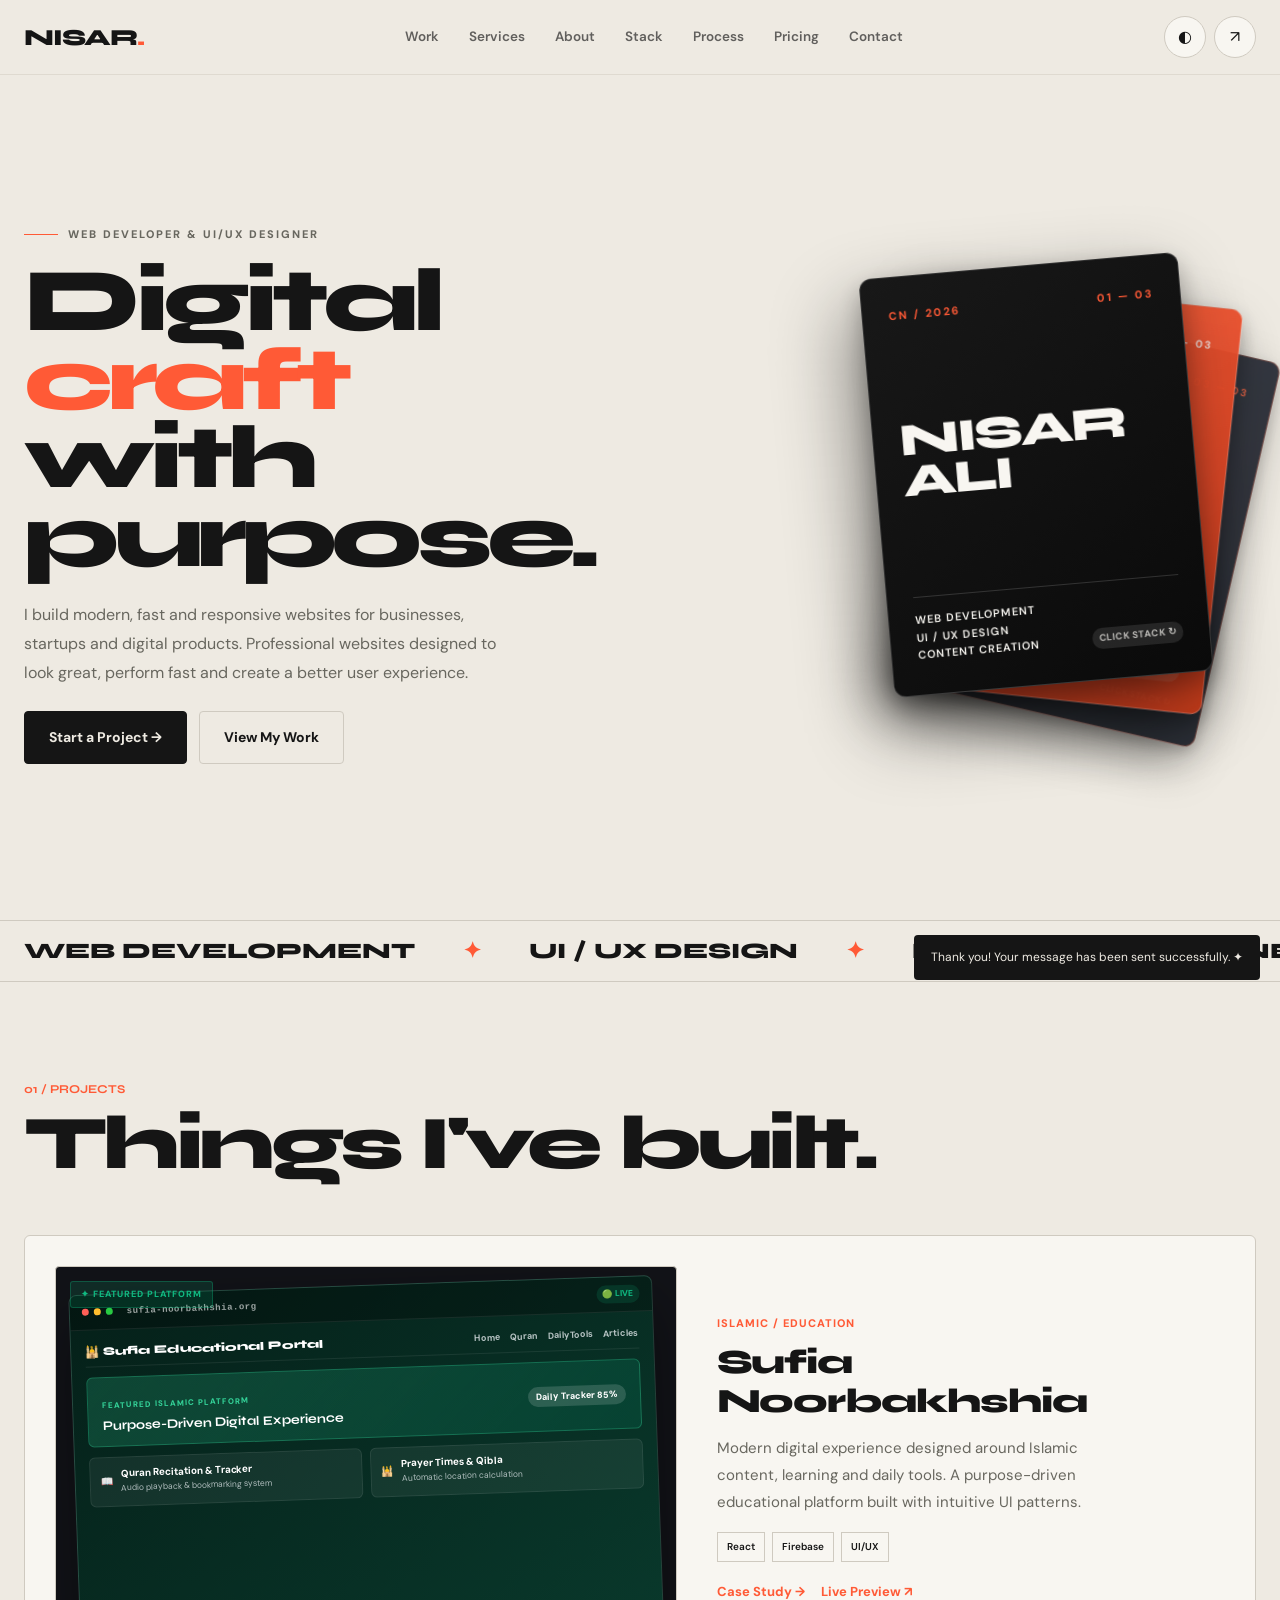
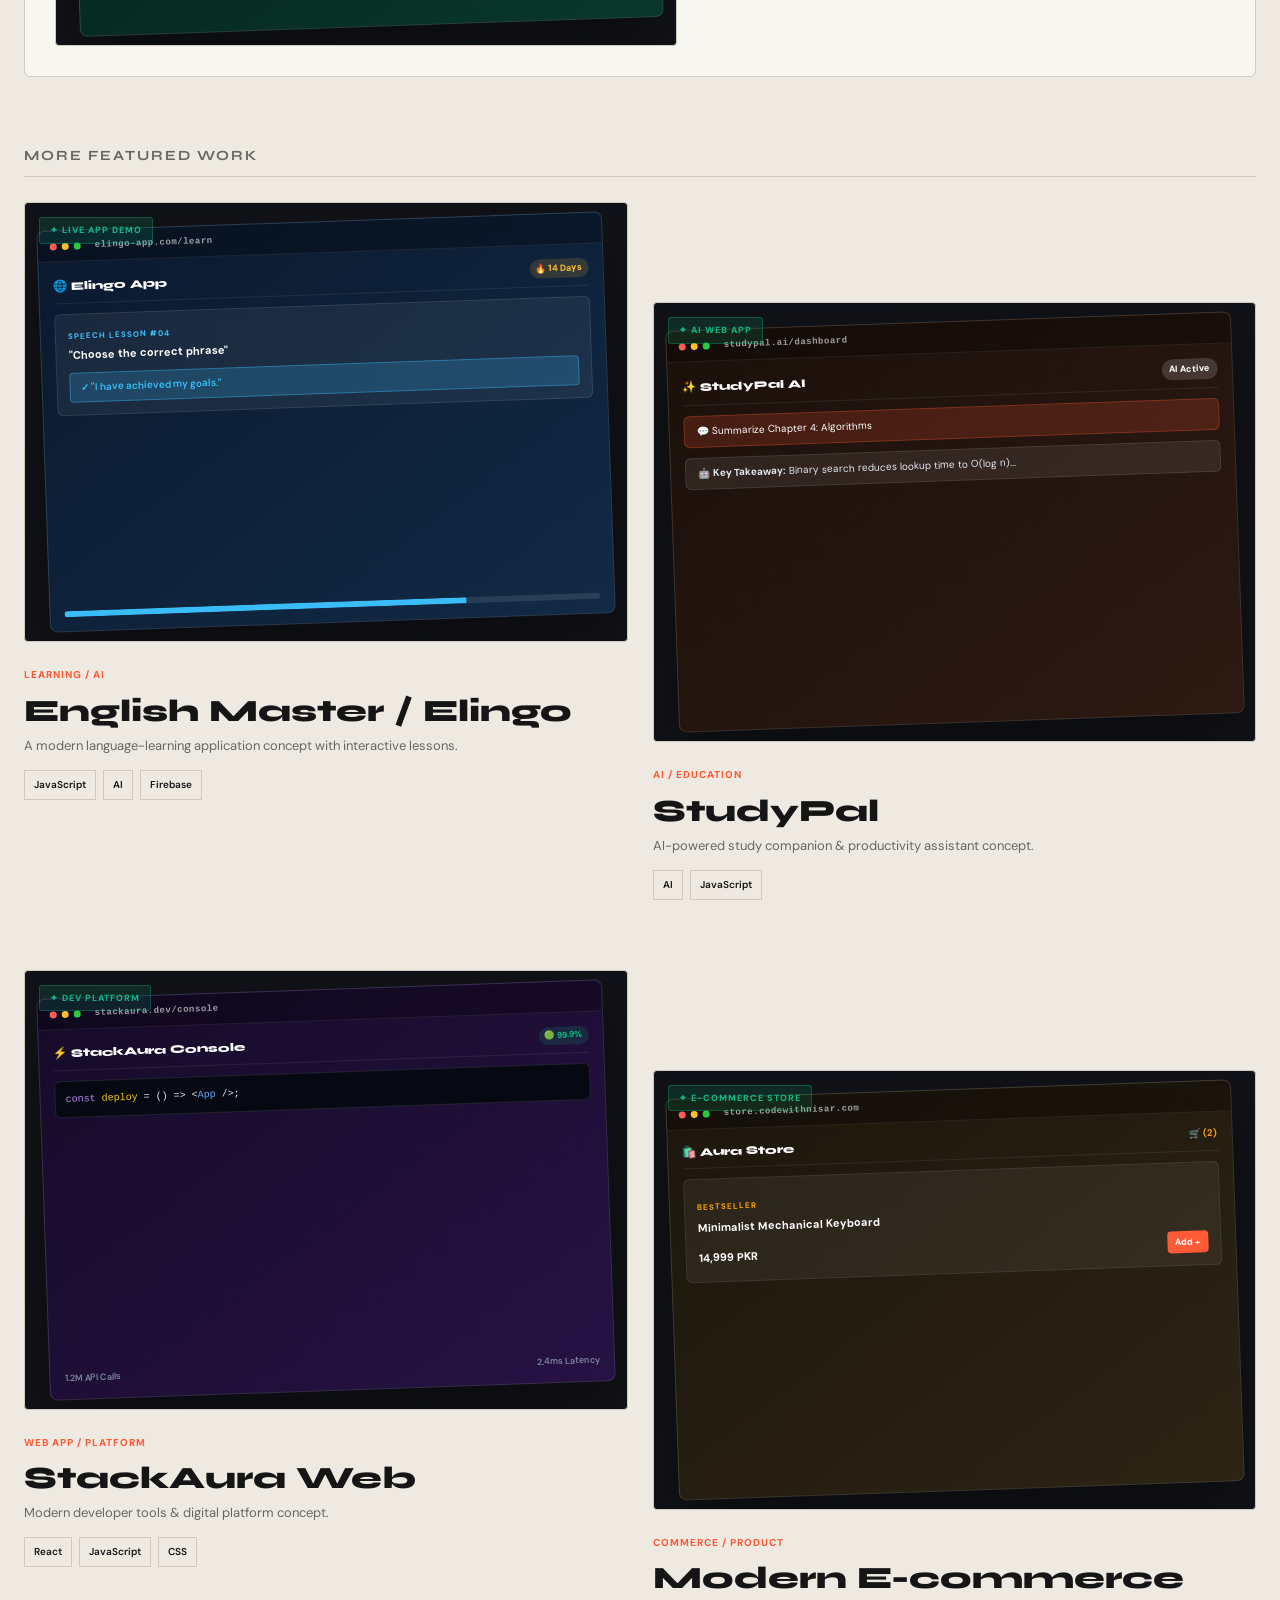
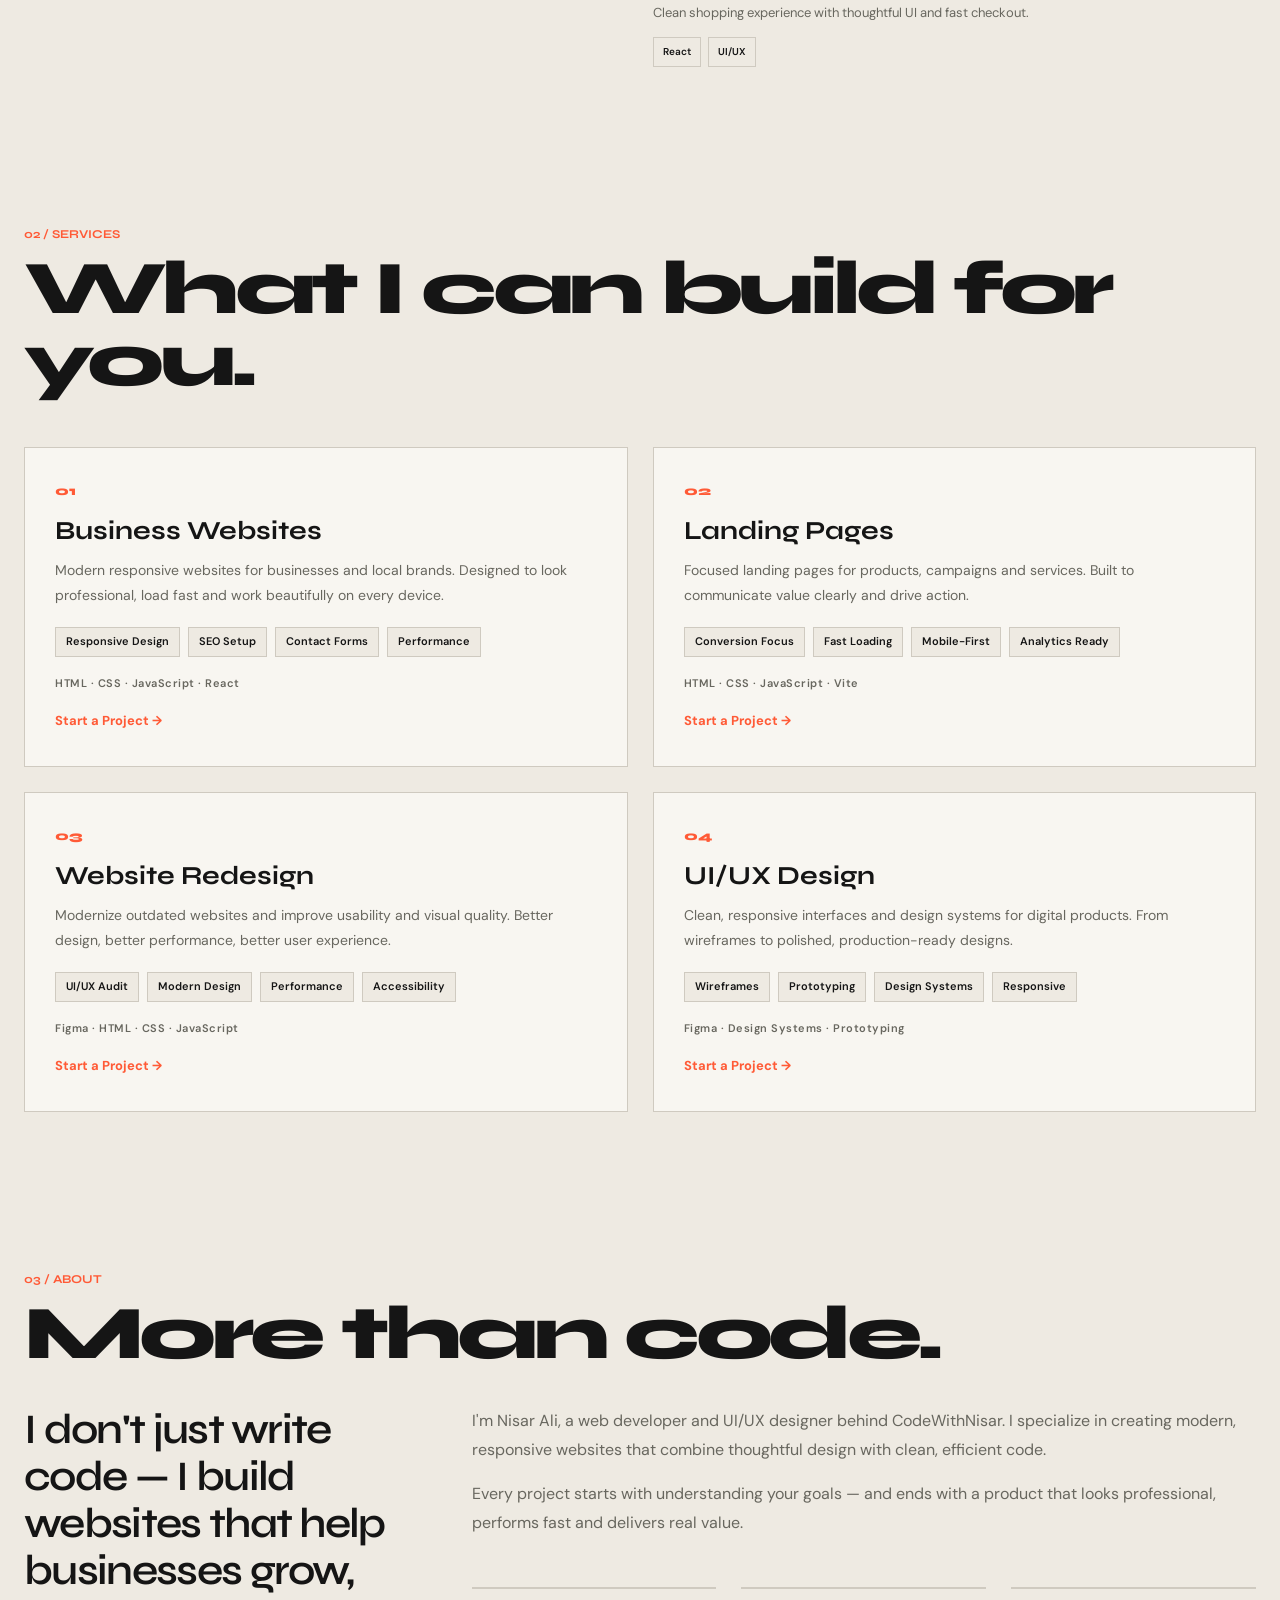
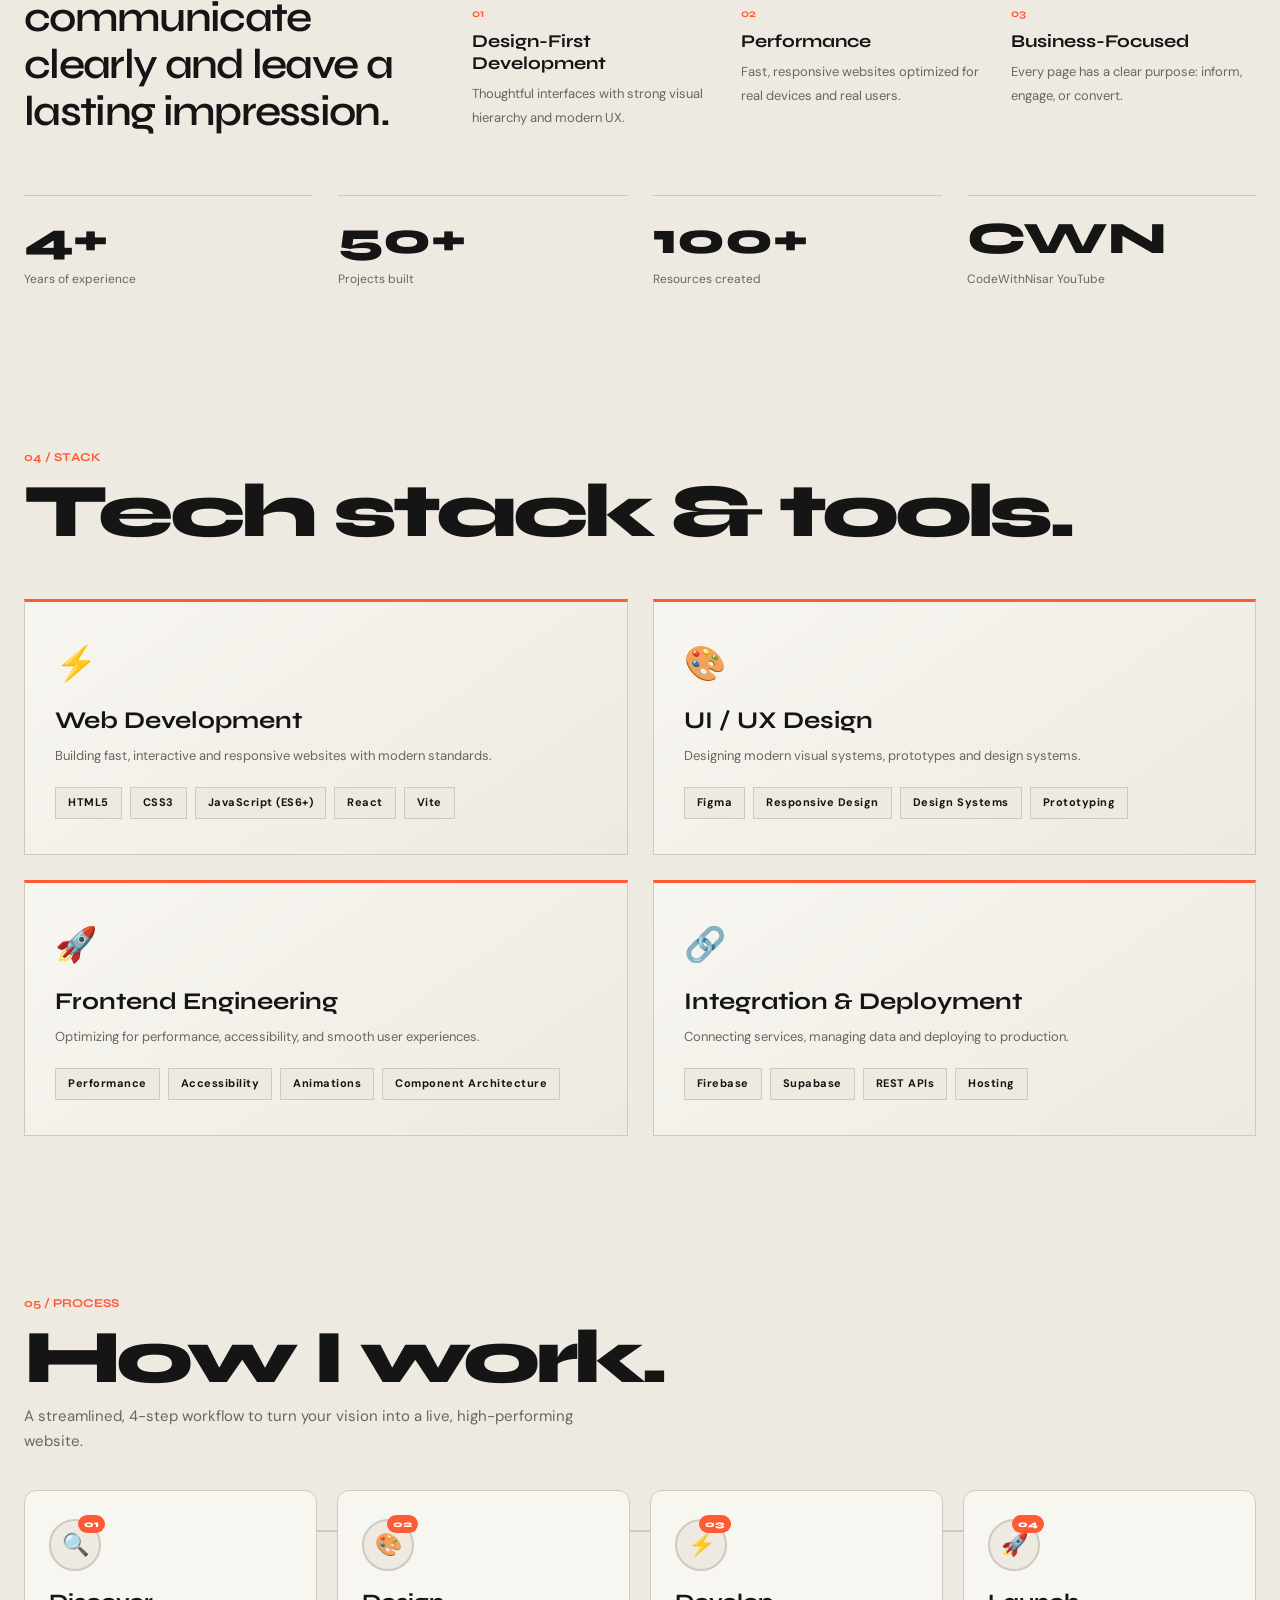
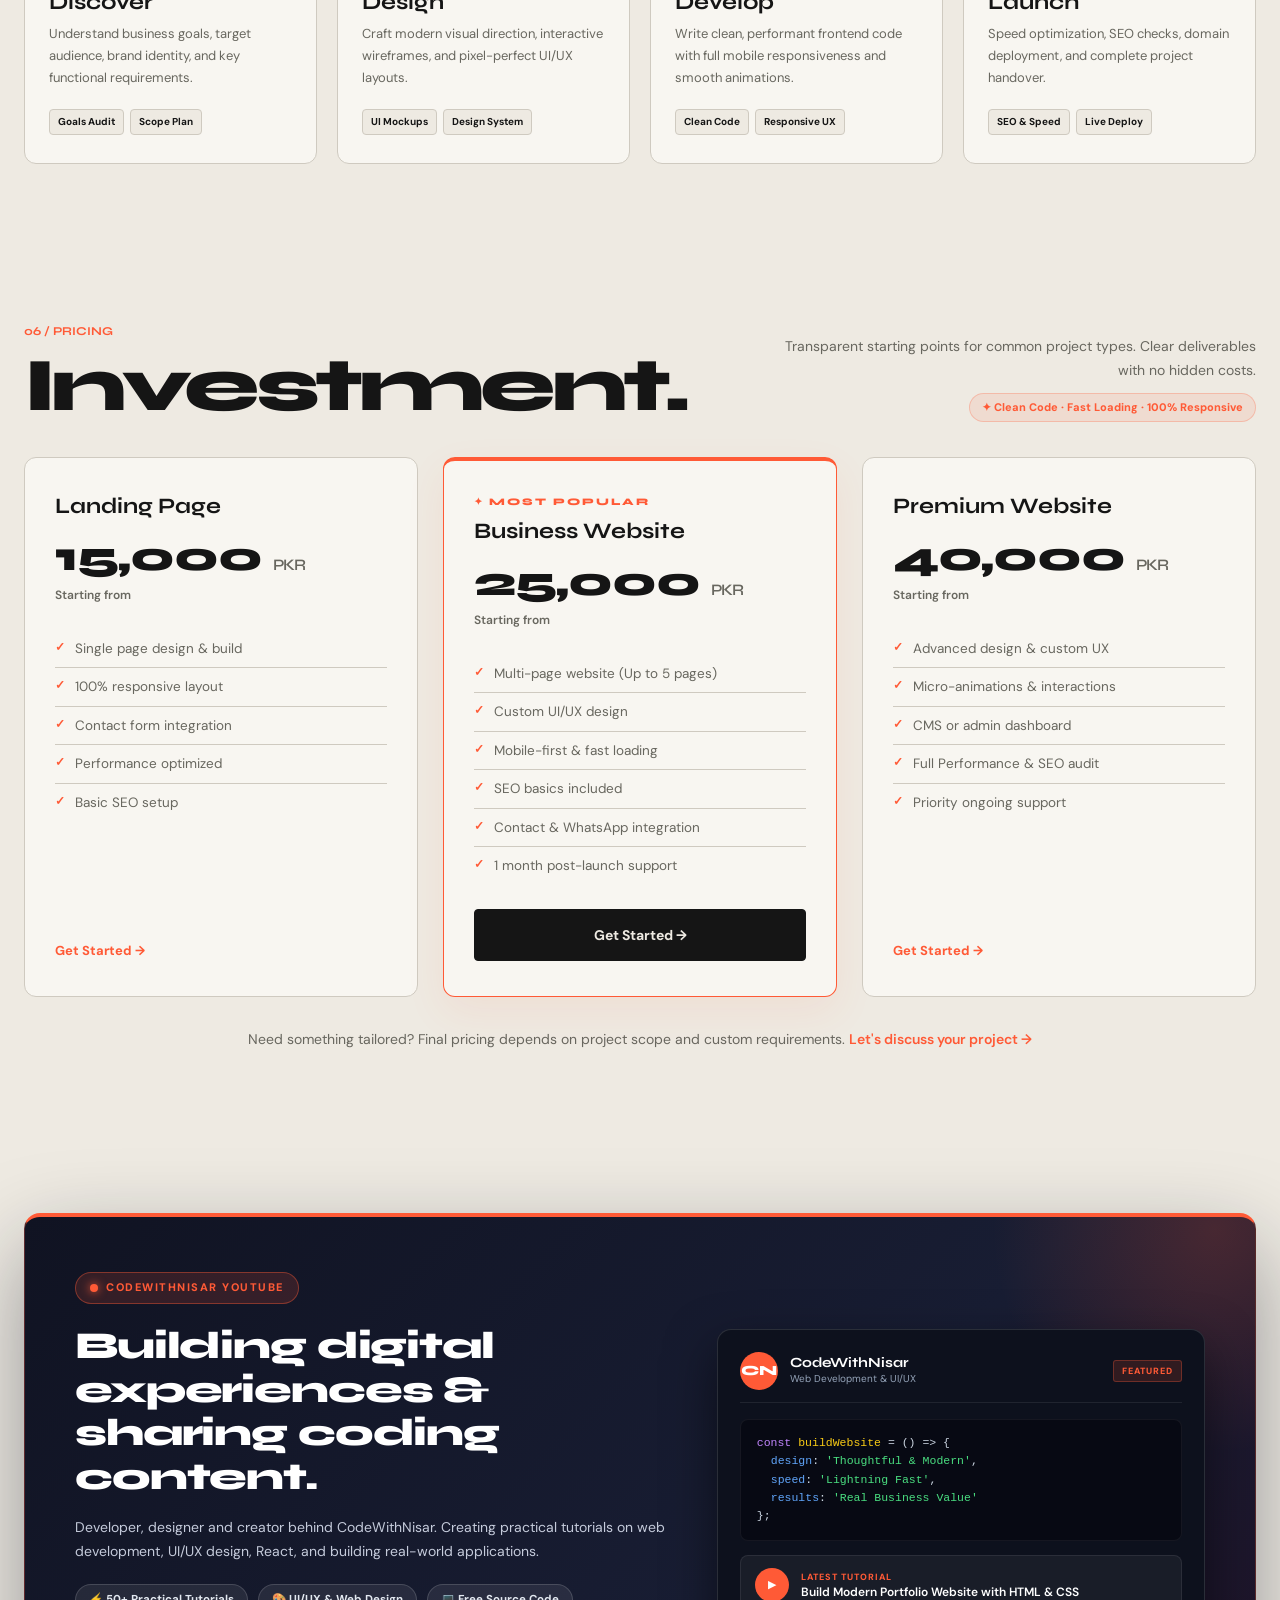
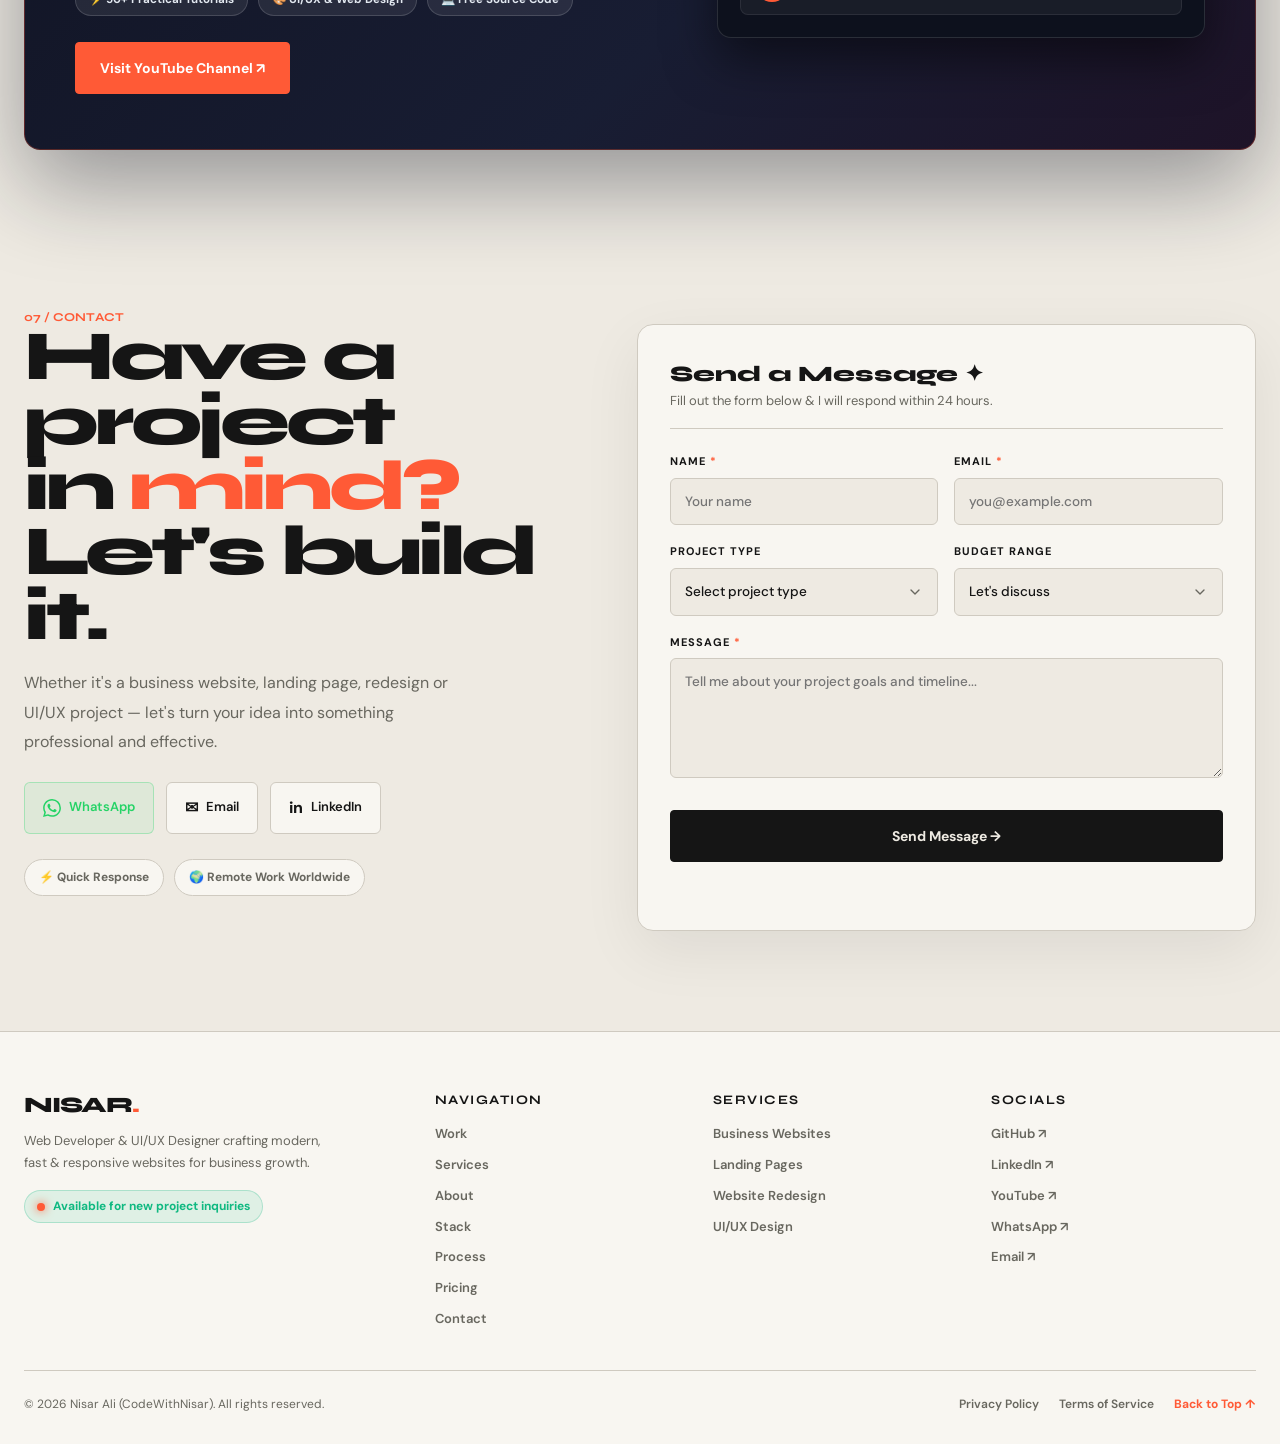
<file: index.html>
<!DOCTYPE html>
<html lang="en">
<head>
  <meta charset="UTF-8">
  <meta name="viewport" content="width=device-width, initial-scale=1.0">
  <meta name="description" content="Nisar Ali — Web Developer & UI/UX Designer. I build modern, fast and responsive websites for businesses, startups and digital products.">
  <meta name="keywords" content="Nisar Ali, Web Developer, Frontend Developer, UI/UX Designer, React Developer, Website Designer, Business Website Developer, CodeWithNisar">
  <meta name="author" content="Nisar Ali">
  <meta name="theme-color" content="#ff5a36">
  
  <title>Nisar Ali — Web Developer & UI/UX Designer | Modern Websites for Businesses</title>
  
  <!-- Canonical & Sitemap -->
  <link rel="canonical" href="https://codewithnisar.com/">
  <link rel="sitemap" type="application/xml" title="Sitemap" href="sitemap.xml">
  
  <!-- Open Graph / Social Media -->
  <meta property="og:type" content="website">
  <meta property="og:url" content="https://codewithnisar.com/">
  <meta property="og:title" content="Nisar Ali — Web Developer & UI/UX Designer">
  <meta property="og:description" content="I build modern, fast and responsive websites for businesses, startups and digital products. Professional websites designed to look great, perform fast and convert.">
  
  <!-- Twitter Card -->
  <meta name="twitter:card" content="summary_large_image">
  <meta name="twitter:title" content="Nisar Ali — Web Developer & UI/UX Designer">
  <meta name="twitter:description" content="I build modern, fast and responsive websites for businesses, startups and digital products. Professional websites designed to look great, perform fast and convert.">
  
  <!-- Web App Manifest & Favicon -->
  <link rel="icon" type="image/svg+xml" href="data:image/svg+xml,<svg xmlns='http://www.w3.org/2000/svg' viewBox='0 0 100 100'><rect width='100' height='100' rx='20' fill='%23ff5a36'/><text x='50%' y='55%' dominant-baseline='central' text-anchor='middle' fill='%23ffffff' font-family='sans-serif' font-weight='800' font-size='60'>N</text></svg>">
  <link rel="manifest" href="manifest.json">
  
  <!-- Stylesheets -->
  <link rel="stylesheet" href="assets/css/style.css">
  
  <!-- Structured Data / JSON-LD -->
  <script type="application/ld+json">
  {
    "@context": "https://schema.org",
    "@type": "ProfessionalService",
    "name": "Nisar Ali — Web Developer & UI/UX Designer",
    "url": "https://codewithnisar.com/",
    "description": "I build modern, fast and responsive websites for businesses, startups and digital products.",
    "founder": {
      "@type": "Person",
      "name": "Nisar Ali",
      "jobTitle": "Web Developer & UI/UX Designer"
    },
    "serviceType": ["Web Development", "UI/UX Design", "Landing Pages", "Website Redesign"],
    "areaServed": "Worldwide",
    "sameAs": [
      "https://github.com/",
      "https://linkedin.com/",
      "https://youtube.com/"
    ]
  }
  </script>
  
  <!-- JavaScript Modules -->
  <script src="assets/js/theme.js" defer></script>
  <script src="assets/js/modal.js" defer></script>
  <script src="assets/js/main.js" defer></script>
</head>
<body>
  <header>
    <div class="container nav">
      <a href="#home" class="logo" aria-label="Nisar Ali — Home">NISAR<i>.</i></a>
      <nav class="nav-center" aria-label="Main Navigation">
        <a href="#work" data-section="work">Work</a>
        <a href="#services" data-section="services">Services</a>
        <a href="#about" data-section="about">About</a>
        <a href="#stack" data-section="stack">Stack</a>
        <a href="#process" data-section="process">Process</a>
        <a href="#pricing" data-section="pricing">Pricing</a>
        <a href="#contact" data-section="contact">Contact</a>
      </nav>
      <div class="nav-right">
        <button class="circle-btn" id="theme" aria-label="Toggle Theme">◐</button>
        <button class="circle-btn nav-toggle" id="menu-toggle" aria-label="Toggle Navigation Menu">
          <span class="hamburger-box">
            <span class="hamburger-line line-1"></span>
            <span class="hamburger-line line-2"></span>
            <span class="hamburger-line line-3"></span>
          </span>
        </button>
        <a class="circle-btn" href="#contact" aria-label="Contact Section" style="display:grid;place-items:center">↗</a>
      </div>
    </div>

    <!-- Mobile Nav Drawer -->
    <div class="mobile-nav" id="mobile-nav" role="navigation" aria-label="Mobile Navigation">
      <a href="#work" class="mobile-link">Work</a>
      <a href="#services" class="mobile-link">Services</a>
      <a href="#about" class="mobile-link">About</a>
      <a href="#stack" class="mobile-link">Stack</a>
      <a href="#process" class="mobile-link">Process</a>
      <a href="#pricing" class="mobile-link">Pricing</a>
      <a href="#contact" class="mobile-link">Contact</a>
      <a href="https://wa.me/YOUR_PHONE_NUMBER" class="mobile-link whatsapp-link" target="_blank" rel="noopener noreferrer">
        <span>WhatsApp</span>
        <svg width="20" height="20" viewBox="0 0 24 24" fill="currentColor"><path d="M17.472 14.382c-.297-.149-1.758-.867-2.03-.967-.273-.099-.471-.148-.67.15-.197.297-.767.966-.94 1.164-.173.199-.347.223-.644.075-.297-.15-1.255-.463-2.39-1.475-.883-.788-1.48-1.761-1.653-2.059-.173-.297-.018-.458.13-.606.134-.133.298-.347.446-.52.149-.174.198-.298.298-.497.099-.198.05-.371-.025-.52-.075-.149-.669-1.612-.916-2.207-.242-.579-.487-.5-.669-.51-.173-.008-.371-.01-.57-.01-.198 0-.52.074-.792.372-.272.297-1.04 1.016-1.04 2.479 0 1.462 1.065 2.875 1.213 3.074.149.198 2.096 3.2 5.077 4.487.709.306 1.262.489 1.694.625.712.227 1.36.195 1.871.118.571-.085 1.758-.719 2.006-1.413.248-.694.248-1.289.173-1.413-.074-.124-.272-.198-.57-.347m-5.421 7.403h-.004a9.87 9.87 0 01-5.031-1.378l-.361-.214-3.741.982.998-3.648-.235-.374a9.86 9.86 0 01-1.51-5.26c.001-5.45 4.436-9.884 9.888-9.884 2.64 0 5.122 1.03 6.988 2.898a9.825 9.825 0 012.893 6.994c-.003 5.45-4.437 9.884-9.885 9.884m8.413-18.297A11.815 11.815 0 0012.05 0C5.495 0 .16 5.335.157 11.892c0 2.096.547 4.142 1.588 5.945L.057 24l6.305-1.654a11.882 11.882 0 005.683 1.448h.005c6.554 0 11.89-5.335 11.893-11.893a11.821 11.821 0 00-3.48-8.413z"/></svg>
      </a>
    </div>
  </header>

  <main>
    <!-- ============================
         HERO SECTION
         ============================ -->
    <section class="hero" id="home">
      <div class="container hero-grid">
        <div class="reveal">
          <div class="kicker">Web Developer & UI/UX Designer</div>
          <h1>Digital<br><em>craft</em> with<br>purpose.</h1>
          <p class="hero-copy">I build modern, fast and responsive websites for businesses, startups and digital products. Professional websites designed to look great, perform fast and create a better user experience.</p>
          <div class="actions">
            <a class="btn primary" href="#contact">Start a Project →</a>
            <a class="btn secondary" href="#work">View My Work</a>
            <a class="hero-whatsapp" href="https://wa.me/923350991548" target="_blank" rel="noopener noreferrer">
              <svg width="18" height="18" viewBox="0 0 24 24" fill="currentColor"><path d="M17.472 14.382c-.297-.149-1.758-.867-2.03-.967-.273-.099-.471-.148-.67.15-.197.297-.767.966-.94 1.164-.173.199-.347.223-.644.075-.297-.15-1.255-.463-2.39-1.475-.883-.788-1.48-1.761-1.653-2.059-.173-.297-.018-.458.13-.606.134-.133.298-.347.446-.52.149-.174.198-.298.298-.497.099-.198.05-.371-.025-.52-.075-.149-.669-1.612-.916-2.207-.242-.579-.487-.5-.669-.51-.173-.008-.371-.01-.57-.01-.198 0-.52.074-.792.372-.272.297-1.04 1.016-1.04 2.479 0 1.462 1.065 2.875 1.213 3.074.149.198 2.096 3.2 5.077 4.487.709.306 1.262.489 1.694.625.712.227 1.36.195 1.871.118.571-.085 1.758-.719 2.006-1.413.248-.694.248-1.289.173-1.413-.074-.124-.272-.198-.57-.347m-5.421 7.403h-.004a9.87 9.87 0 01-5.031-1.378l-.361-.214-3.741.982.998-3.648-.235-.374a9.86 9.86 0 01-1.51-5.26c.001-5.45 4.436-9.884 9.888-9.884 2.64 0 5.122 1.03 6.988 2.898a9.825 9.825 0 012.893 6.994c-.003 5.45-4.437 9.884-9.885 9.884m8.413-18.297A11.815 11.815 0 0012.05 0C5.495 0 .16 5.335.157 11.892c0 2.096.547 4.142 1.588 5.945L.057 24l6.305-1.654a11.882 11.882 0 005.683 1.448h.005c6.554 0 11.89-5.335 11.893-11.893a11.821 11.821 0 00-3.48-8.413z"/></svg>
              <span>Chat on WhatsApp</span>
            </a>
          </div>
        </div>
        <div class="hero-art reveal" id="hero-card-stack" role="region" aria-label="Interactive ID Cards Stack">
          <!-- Card 1: Identity & Name -->
          <div class="stack-card card-top" data-card="1" tabindex="0" role="button" aria-label="Card 1: Nisar Ali Identity - Click to shuffle">
            <div class="card-inner">
              <div class="art-top">
                <span>CN / 2026</span>
                <span>01 — 03</span>
              </div>
              <div class="art-name">NISAR<br>ALI</div>
              <div class="art-bottom">
                <p>WEB DEVELOPMENT<br>UI / UX DESIGN<br>CONTENT CREATION</p>
                <span class="click-hint">Click stack ↻</span>
              </div>
            </div>
          </div>

          <!-- Card 2: Tech Stack & Skills -->
          <div class="stack-card card-mid" data-card="2" tabindex="0" role="button" aria-label="Card 2: Skills & Tech Stack - Click to shuffle">
            <div class="card-inner">
              <div class="art-top">
                <span>SKILLS / STACK</span>
                <span>02 — 03</span>
              </div>
              <div class="art-title">CORE<br>STACK</div>
              <div class="art-tags-list">
                <span class="art-tag">REACT</span>
                <span class="art-tag">JAVASCRIPT</span>
                <span class="art-tag">FIGMA</span>
                <span class="art-tag">UI / UX</span>
                <span class="art-tag">PERFORMANCE</span>
                <span class="art-tag">CSS</span>
              </div>
              <div class="art-bottom">
                <p>BUILDING SCALABLE DIGITAL PRODUCTS</p>
                <span class="click-hint">Click stack ↻</span>
              </div>
            </div>
          </div>

          <!-- Card 3: Contact & Availability -->
          <div class="stack-card card-bot" data-card="3" tabindex="0" role="button" aria-label="Card 3: Contact & Work Availability - Click to shuffle">
            <div class="card-inner">
              <div class="art-top">
                <span>AVAILABILITY</span>
                <span>03 — 03</span>
              </div>
              <div class="art-title">LET'S<br>BUILD.</div>
              <div class="art-desc">
                <p class="highlight-text">🟢 AVAILABLE FOR NEW PROJECTS</p>
                <p class="sub-text">Turn your idea into a fast, modern website that converts.</p>
              </div>
              <div class="art-bottom">
                <a href="#contact" class="card-cta-btn">Start Project →</a>
                <span class="click-hint">Click stack ↻</span>
              </div>
            </div>
          </div>
        </div>
      </div>
    </section>

    <!-- Marquee Banner -->
    <div class="marquee" aria-hidden="true">
      <div class="marquee-track">
        <span>WEB DEVELOPMENT</span><span>✦</span>
        <span>UI / UX DESIGN</span><span>✦</span>
        <span>REACT</span><span>✦</span>
        <span>BUSINESS WEBSITES</span><span>✦</span>
        <span>LANDING PAGES</span><span>✦</span>
        <span>WEB DEVELOPMENT</span><span>✦</span>
        <span>UI / UX DESIGN</span><span>✦</span>
        <span>REACT</span><span>✦</span>
        <span>BUSINESS WEBSITES</span><span>✦</span>
        <span>LANDING PAGES</span><span>✦</span>
      </div>
    </div>

    <!-- ============================
         SELECTED WORK / PROJECTS (MOVED ABOVE THE FOLD)
         ============================ -->
    <section id="work">
      <div class="container reveal">
        <div class="section-num">01 / PROJECTS</div>
        <div class="title">Things I've built.</div>

        <!-- Featured Project -->
        <div class="featured-project" role="button" tabindex="0" aria-label="View case study for Sufia Noorbakhshia" data-project="sufia">
          <div class="featured-img">
            <div class="project-badge real-badge">✦ FEATURED PLATFORM</div>
            <div class="ui emerald-ui">
              <div class="mock-window-bar">
                <div class="mock-dots"><span></span><span></span><span></span></div>
                <div class="mock-url">sufia-noorbakhshia.org</div>
                <span class="mock-status-pill">🟢 LIVE</span>
              </div>
              <div class="mock-app-body">
                <div class="mock-app-header">
                  <div class="mock-app-brand">🕌 Sufia Educational Portal</div>
                  <div class="mock-app-nav"><span>Home</span><span>Quran</span><span>Daily Tools</span><span>Articles</span></div>
                </div>
                <div class="mock-hero-banner emerald-banner">
                  <div>
                    <small>FEATURED ISLAMIC PLATFORM</small>
                    <h4>Purpose-Driven Digital Experience</h4>
                  </div>
                  <div class="mock-pill-tag">Daily Tracker 85%</div>
                </div>
                <div class="mock-app-grid">
                  <div class="mock-widget-card">
                    <div class="widget-icon">📖</div>
                    <div>
                      <strong>Quran Recitation & Tracker</strong>
                      <small>Audio playback & bookmarking system</small>
                    </div>
                  </div>
                  <div class="mock-widget-card">
                    <div class="widget-icon">🕌</div>
                    <div>
                      <strong>Prayer Times & Qibla</strong>
                      <small>Automatic location calculation</small>
                    </div>
                  </div>
                </div>
              </div>
            </div>
          </div>
          <div class="featured-info">
            <small>Islamic / Education</small>
            <h3>Sufia Noorbakhshia</h3>
            <p class="featured-desc">Modern digital experience designed around Islamic content, learning and daily tools. A purpose-driven educational platform built with intuitive UI patterns.</p>
            <div class="tags"><span class="tag">React</span><span class="tag">Firebase</span><span class="tag">UI/UX</span></div>
            <div class="project-actions">
              <a class="btn-link" href="#" onclick="event.stopPropagation()">Case Study →</a>
              <a class="btn-link secondary-link" href="#" onclick="event.stopPropagation()">Live Preview ↗</a>
            </div>
          </div>
        </div>

        <!-- More Projects Grid -->
        <div class="projects-label">More Featured Work</div>
        <div class="work-grid">
          <div class="work" role="button" tabindex="0" aria-label="View case study for English Master / Elingo" data-project="elingo">
            <div class="work-img">
              <div class="project-badge real-badge">✦ LIVE APP DEMO</div>
              <div class="ui blue-ui">
                <div class="mock-window-bar">
                  <div class="mock-dots"><span></span><span></span><span></span></div>
                  <div class="mock-url">elingo-app.com/learn</div>
                </div>
                <div class="mock-app-body">
                  <div class="mock-app-header">
                    <div class="mock-app-brand">🌐 Elingo App</div>
                    <div class="mock-streak-badge">🔥 14 Days</div>
                  </div>
                  <div class="mock-quiz-box">
                    <small>SPEECH LESSON #04</small>
                    <strong>"Choose the correct phrase"</strong>
                    <div class="mock-opt correct">✓ "I have achieved my goals."</div>
                  </div>
                  <div class="mock-progress-wrap">
                    <div class="mock-progress-fill"></div>
                  </div>
                </div>
              </div>
            </div>
            <div class="work-info">
              <small>Learning / AI</small>
              <h3>English Master / Elingo</h3>
              <p>A modern language-learning application concept with interactive lessons.</p>
              <div class="tags"><span class="tag">JavaScript</span><span class="tag">AI</span><span class="tag">Firebase</span></div>
            </div>
          </div>

          <div class="work" role="button" tabindex="0" aria-label="View case study for StudyPal" data-project="studypal">
            <div class="work-img">
              <div class="project-badge real-badge">✦ AI WEB APP</div>
              <div class="ui orange-ui">
                <div class="mock-window-bar">
                  <div class="mock-dots"><span></span><span></span><span></span></div>
                  <div class="mock-url">studypal.ai/dashboard</div>
                </div>
                <div class="mock-app-body">
                  <div class="mock-app-header">
                    <div class="mock-app-brand">✨ StudyPal AI</div>
                    <div class="mock-pill-tag">AI Active</div>
                  </div>
                  <div class="mock-chat-bubble user">💬 Summarize Chapter 4: Algorithms</div>
                  <div class="mock-chat-bubble ai">🤖 <strong>Key Takeaway:</strong> Binary search reduces lookup time to O(log n)...</div>
                </div>
              </div>
            </div>
            <div class="work-info">
              <small>AI / Education</small>
              <h3>StudyPal</h3>
              <p>AI-powered study companion & productivity assistant concept.</p>
              <div class="tags"><span class="tag">AI</span><span class="tag">JavaScript</span></div>
            </div>
          </div>

          <div class="work" role="button" tabindex="0" aria-label="View case study for StackAura Web" data-project="stackaura">
            <div class="work-img">
              <div class="project-badge real-badge">✦ DEV PLATFORM</div>
              <div class="ui purple-ui">
                <div class="mock-window-bar">
                  <div class="mock-dots"><span></span><span></span><span></span></div>
                  <div class="mock-url">stackaura.dev/console</div>
                </div>
                <div class="mock-app-body">
                  <div class="mock-app-header">
                    <div class="mock-app-brand">⚡ StackAura Console</div>
                    <span class="mock-status-pill">🟢 99.9%</span>
                  </div>
                  <div class="mock-editor-box">
                    <span class="c-purple">const</span> <span class="c-yellow">deploy</span> = () =&gt; &lt;<span class="c-blue">App</span> /&gt;;
                  </div>
                  <div class="mock-metrics-row">
                    <span>1.2M API Calls</span>
                    <span>2.4ms Latency</span>
                  </div>
                </div>
              </div>
            </div>
            <div class="work-info">
              <small>Web App / Platform</small>
              <h3>StackAura Web</h3>
              <p>Modern developer tools & digital platform concept.</p>
              <div class="tags"><span class="tag">React</span><span class="tag">JavaScript</span><span class="tag">CSS</span></div>
            </div>
          </div>

          <div class="work" role="button" tabindex="0" aria-label="View case study for Modern E-commerce" data-project="ecommerce">
            <div class="work-img">
              <div class="project-badge real-badge">✦ E-COMMERCE STORE</div>
              <div class="ui amber-ui">
                <div class="mock-window-bar">
                  <div class="mock-dots"><span></span><span></span><span></span></div>
                  <div class="mock-url">store.codewithnisar.com</div>
                </div>
                <div class="mock-app-body">
                  <div class="mock-app-header">
                    <div class="mock-app-brand">🛍️ Aura Store</div>
                    <div class="mock-cart-badge">🛒 (2)</div>
                  </div>
                  <div class="mock-prod-box">
                    <small>BESTSELLER</small>
                    <strong>Minimalist Mechanical Keyboard</strong>
                    <div class="mock-prod-price">
                      <span>14,999 PKR</span>
                      <div class="mock-buy-btn">Add +</div>
                    </div>
                  </div>
                </div>
              </div>
            </div>
            <div class="work-info">
              <small>Commerce / Product</small>
              <h3>Modern E-commerce</h3>
              <p>Clean shopping experience with thoughtful UI and fast checkout.</p>
              <div class="tags"><span class="tag">React</span><span class="tag">UI/UX</span></div>
            </div>
          </div>
        </div>
      </div>
    </section>

    <!-- ============================
         SERVICES SECTION
         ============================ -->
    <section id="services">
      <div class="container reveal">
        <div class="section-num">02 / SERVICES</div>
        <div class="title">What I can build for you.</div>
        <div class="services-grid">
          <div class="service-card">
            <div class="service-num">01</div>
            <h3>Business Websites</h3>
            <p>Modern responsive websites for businesses and local brands. Designed to look professional, load fast and work beautifully on every device.</p>
            <div class="deliverables">
              <span>Responsive Design</span>
              <span>SEO Setup</span>
              <span>Contact Forms</span>
              <span>Performance</span>
            </div>
            <div class="service-tech">HTML · CSS · JavaScript · React</div>
            <a class="btn-link" href="#contact">Start a Project →</a>
          </div>

          <div class="service-card">
            <div class="service-num">02</div>
            <h3>Landing Pages</h3>
            <p>Focused landing pages for products, campaigns and services. Built to communicate value clearly and drive action.</p>
            <div class="deliverables">
              <span>Conversion Focus</span>
              <span>Fast Loading</span>
              <span>Mobile-First</span>
              <span>Analytics Ready</span>
            </div>
            <div class="service-tech">HTML · CSS · JavaScript · Vite</div>
            <a class="btn-link" href="#contact">Start a Project →</a>
          </div>

          <div class="service-card">
            <div class="service-num">03</div>
            <h3>Website Redesign</h3>
            <p>Modernize outdated websites and improve usability and visual quality. Better design, better performance, better user experience.</p>
            <div class="deliverables">
              <span>UI/UX Audit</span>
              <span>Modern Design</span>
              <span>Performance</span>
              <span>Accessibility</span>
            </div>
            <div class="service-tech">Figma · HTML · CSS · JavaScript</div>
            <a class="btn-link" href="#contact">Start a Project →</a>
          </div>

          <div class="service-card">
            <div class="service-num">04</div>
            <h3>UI/UX Design</h3>
            <p>Clean, responsive interfaces and design systems for digital products. From wireframes to polished, production-ready designs.</p>
            <div class="deliverables">
              <span>Wireframes</span>
              <span>Prototyping</span>
              <span>Design Systems</span>
              <span>Responsive</span>
            </div>
            <div class="service-tech">Figma · Design Systems · Prototyping</div>
            <a class="btn-link" href="#contact">Start a Project →</a>
          </div>
        </div>
      </div>
    </section>

    <!-- ============================
         ABOUT SECTION
         ============================ -->
    <section id="about">
      <div class="container reveal">
        <div class="section-num">03 / ABOUT</div>
        <div class="title">More than code.</div>
        <div class="intro-grid" style="margin-top:35px">
          <div class="big-copy">I don't just write code — I build websites that help businesses grow, communicate clearly and leave a lasting impression.</div>
          <div class="about-right">
            <div class="about-text">
              <p class="muted">I'm Nisar Ali, a web developer and UI/UX designer behind CodeWithNisar. I specialize in creating modern, responsive websites that combine thoughtful design with clean, efficient code.</p>
              <p class="muted" style="margin-top:14px">Every project starts with understanding your goals — and ends with a product that looks professional, performs fast and delivers real value.</p>
            </div>
            <div class="strengths-grid">
              <div class="strength">
                <div class="strength-num">01</div>
                <h3>Design-First Development</h3>
                <p class="muted">Thoughtful interfaces with strong visual hierarchy and modern UX.</p>
              </div>
              <div class="strength">
                <div class="strength-num">02</div>
                <h3>Performance</h3>
                <p class="muted">Fast, responsive websites optimized for real devices and real users.</p>
              </div>
              <div class="strength">
                <div class="strength-num">03</div>
                <h3>Business-Focused</h3>
                <p class="muted">Every page has a clear purpose: inform, engage, or convert.</p>
              </div>
            </div>
          </div>
        </div>
        <div class="stats-row">
          <div class="stat"><strong>4+</strong><span>Years of experience</span></div>
          <div class="stat"><strong>50+</strong><span>Projects built</span></div>
          <div class="stat"><strong>100+</strong><span>Resources created</span></div>
          <div class="stat"><strong>CWN</strong><span>CodeWithNisar YouTube</span></div>
        </div>
      </div>
    </section>

    <!-- ============================
         TECH STACK
         ============================ -->
    <section id="stack">
      <div class="container reveal">
        <div class="section-num">04 / STACK</div>
        <div class="title">Tech stack & tools.</div>
        <div class="skills-grid">
          <div class="skill-card">
            <div class="skill-icon">⚡</div>
            <h3>Web Development</h3>
            <p>Building fast, interactive and responsive websites with modern standards.</p>
            <div class="skill-tags">
              <span class="skill-badge">HTML5</span>
              <span class="skill-badge">CSS3</span>
              <span class="skill-badge">JavaScript (ES6+)</span>
              <span class="skill-badge">React</span>
              <span class="skill-badge">Vite</span>
            </div>
          </div>

          <div class="skill-card">
            <div class="skill-icon">🎨</div>
            <h3>UI / UX Design</h3>
            <p>Designing modern visual systems, prototypes and design systems.</p>
            <div class="skill-tags">
              <span class="skill-badge">Figma</span>
              <span class="skill-badge">Responsive Design</span>
              <span class="skill-badge">Design Systems</span>
              <span class="skill-badge">Prototyping</span>
            </div>
          </div>

          <div class="skill-card">
            <div class="skill-icon">🚀</div>
            <h3>Frontend Engineering</h3>
            <p>Optimizing for performance, accessibility, and smooth user experiences.</p>
            <div class="skill-tags">
              <span class="skill-badge">Performance</span>
              <span class="skill-badge">Accessibility</span>
              <span class="skill-badge">Animations</span>
              <span class="skill-badge">Component Architecture</span>
            </div>
          </div>

          <div class="skill-card">
            <div class="skill-icon">🔗</div>
            <h3>Integration & Deployment</h3>
            <p>Connecting services, managing data and deploying to production.</p>
            <div class="skill-tags">
              <span class="skill-badge">Firebase</span>
              <span class="skill-badge">Supabase</span>
              <span class="skill-badge">REST APIs</span>
              <span class="skill-badge">Hosting</span>
            </div>
          </div>
        </div>
      </div>
    </section>

    <!-- ============================
         PROCESS (REDESIGNED TIMELINE STEPPER)
         ============================ -->
    <section id="process">
      <div class="container reveal">
        <div class="section-num">05 / PROCESS</div>
        <div class="title">How I work.</div>
        <p class="section-lead">A streamlined, 4-step workflow to turn your vision into a live, high-performing website.</p>
        
        <div class="process-stepper-wrapper">
          <div class="process-track" aria-hidden="true"></div>
          <div class="process-steps">
            <div class="process-card">
              <div class="step-head">
                <div class="step-icon-badge">
                  <span class="icon">🔍</span>
                  <span class="num">01</span>
                </div>
              </div>
              <h3>Discover</h3>
              <p class="step-desc">Understand business goals, target audience, brand identity, and key functional requirements.</p>
              <div class="step-deliverables">
                <span>Goals Audit</span>
                <span>Scope Plan</span>
              </div>
            </div>

            <div class="process-card">
              <div class="step-head">
                <div class="step-icon-badge">
                  <span class="icon">🎨</span>
                  <span class="num">02</span>
                </div>
              </div>
              <h3>Design</h3>
              <p class="step-desc">Craft modern visual direction, interactive wireframes, and pixel-perfect UI/UX layouts.</p>
              <div class="step-deliverables">
                <span>UI Mockups</span>
                <span>Design System</span>
              </div>
            </div>

            <div class="process-card">
              <div class="step-head">
                <div class="step-icon-badge">
                  <span class="icon">⚡</span>
                  <span class="num">03</span>
                </div>
              </div>
              <h3>Develop</h3>
              <p class="step-desc">Write clean, performant frontend code with full mobile responsiveness and smooth animations.</p>
              <div class="step-deliverables">
                <span>Clean Code</span>
                <span>Responsive UX</span>
              </div>
            </div>

            <div class="process-card">
              <div class="step-head">
                <div class="step-icon-badge">
                  <span class="icon">🚀</span>
                  <span class="num">04</span>
                </div>
              </div>
              <h3>Launch</h3>
              <p class="step-desc">Speed optimization, SEO checks, domain deployment, and complete project handover.</p>
              <div class="step-deliverables">
                <span>SEO & Speed</span>
                <span>Live Deploy</span>
              </div>
            </div>
          </div>
        </div>
      </div>
    </section>

    <!-- ============================
         PRICING (REDESIGNED 2-COLUMN HEADER & LAYOUT)
         ============================ -->
    <section id="pricing">
      <div class="container reveal">
        <div class="pricing-header">
          <div>
            <div class="section-num">06 / PRICING</div>
            <div class="title">Investment.</div>
          </div>
          <div class="pricing-header-right">
            <p class="pricing-subtitle">Transparent starting points for common project types. Clear deliverables with no hidden costs.</p>
            <div class="pricing-meta-tag">✦ Clean Code · Fast Loading · 100% Responsive</div>
          </div>
        </div>

        <div class="pricing-grid">
          <div class="pricing-card">
            <div class="pricing-tier">Landing Page</div>
            <div class="pricing-amount">15,000 <span>PKR</span></div>
            <div class="pricing-starting">Starting from</div>
            <ul class="pricing-features">
              <li>Single page design & build</li>
              <li>100% responsive layout</li>
              <li>Contact form integration</li>
              <li>Performance optimized</li>
              <li>Basic SEO setup</li>
            </ul>
            <a class="btn-link" href="#contact">Get Started →</a>
          </div>

          <div class="pricing-card featured-pricing">
            <div class="pricing-popular">✦ Most Popular</div>
            <div class="pricing-tier">Business Website</div>
            <div class="pricing-amount">25,000 <span>PKR</span></div>
            <div class="pricing-starting">Starting from</div>
            <ul class="pricing-features">
              <li>Multi-page website (Up to 5 pages)</li>
              <li>Custom UI/UX design</li>
              <li>Mobile-first & fast loading</li>
              <li>SEO basics included</li>
              <li>Contact & WhatsApp integration</li>
              <li>1 month post-launch support</li>
            </ul>
            <a class="btn primary" style="justify-content:center;margin-top:auto" href="#contact">Get Started →</a>
          </div>

          <div class="pricing-card">
            <div class="pricing-tier">Premium Website</div>
            <div class="pricing-amount">40,000 <span>PKR</span></div>
            <div class="pricing-starting">Starting from</div>
            <ul class="pricing-features">
              <li>Advanced design & custom UX</li>
              <li>Micro-animations & interactions</li>
              <li>CMS or admin dashboard</li>
              <li>Full Performance & SEO audit</li>
              <li>Priority ongoing support</li>
            </ul>
            <a class="btn-link" href="#contact">Get Started →</a>
          </div>
        </div>
        <p class="pricing-note muted">Need something tailored? Final pricing depends on project scope and custom requirements. <a href="#contact">Let's discuss your project →</a></p>
      </div>
    </section>

    <!-- ============================
         TRUST / CREATOR BANNER (BALANCED 2-COLUMN LAYOUT)
         ============================ -->
    <section id="trust">
      <div class="container reveal">
        <div class="trust-banner">
          <div class="trust-content">
            <div class="creator-badge">
              <span class="pulse-dot"></span> CODEWITHNISAR YOUTUBE
            </div>
            <h2>Building digital experiences & sharing coding content.</h2>
            <p class="muted">Developer, designer and creator behind CodeWithNisar. Creating practical tutorials on web development, UI/UX design, React, and building real-world applications.</p>
            
            <div class="trust-highlights">
              <div class="trust-pill">⚡ 50+ Practical Tutorials</div>
              <div class="trust-pill">🎨 UI/UX & Web Design</div>
              <div class="trust-pill">💻 Free Source Code</div>
            </div>

            <a class="btn primary trust-btn" href="https://youtube.com/" target="_blank" rel="noopener noreferrer">Visit YouTube Channel ↗</a>
          </div>

          <div class="trust-visual" aria-hidden="true">
            <div class="trust-card-mockup">
              <div class="trust-card-header">
                <div class="yt-profile">
                  <div class="yt-avatar">CN</div>
                  <div>
                    <div class="yt-name">CodeWithNisar</div>
                    <div class="yt-sub">Web Development & UI/UX</div>
                  </div>
                </div>
                <span class="yt-badge">FEATURED</span>
              </div>
              <div class="trust-card-body">
                <div class="code-snippet-box">
                  <div class="code-line"><span class="c-purple">const</span> <span class="c-yellow">buildWebsite</span> = () =&gt; {</div>
                  <div class="code-line indent"><span class="c-blue">design</span>: <span class="c-green">'Thoughtful & Modern'</span>,</div>
                  <div class="code-line indent"><span class="c-blue">speed</span>: <span class="c-green">'Lightning Fast'</span>,</div>
                  <div class="code-line indent"><span class="c-blue">results</span>: <span class="c-green">'Real Business Value'</span></div>
                  <div class="code-line">};</div>
                </div>
                <div class="yt-video-card">
                  <div class="play-btn">▶</div>
                  <div class="video-meta">
                    <small>LATEST TUTORIAL</small>
                    <strong>Build Modern Portfolio Website with HTML & CSS</strong>
                  </div>
                </div>
              </div>
            </div>
          </div>
        </div>
      </div>
    </section>

    <!-- ============================
         CONTACT / CONVERSION (FORM WRAPPED IN CARD)
         ============================ -->
    <section id="contact">
      <div class="container reveal">
        <div class="section-num">07 / CONTACT</div>
        <div class="contact-box">
          <div class="contact-left">
            <h2>Have a project<br>in <span>mind?</span><br>Let's build it.</h2>
            <p class="muted" style="max-width:430px;margin-top:20px">Whether it's a business website, landing page, redesign or UI/UX project — let's turn your idea into something professional and effective.</p>
            
            <div class="contact-methods">
              <a href="https://wa.me/923350991548" class="contact-method whatsapp" target="_blank" rel="noopener noreferrer">
                <svg width="18" height="18" viewBox="0 0 24 24" fill="currentColor"><path d="M17.472 14.382c-.297-.149-1.758-.867-2.03-.967-.273-.099-.471-.148-.67.15-.197.297-.767.966-.94 1.164-.173.199-.347.223-.644.075-.297-.15-1.255-.463-2.39-1.475-.883-.788-1.48-1.761-1.653-2.059-.173-.297-.018-.458.13-.606.134-.133.298-.347.446-.52.149-.174.198-.298.298-.497.099-.198.05-.371-.025-.52-.075-.149-.669-1.612-.916-2.207-.242-.579-.487-.5-.669-.51-.173-.008-.371-.01-.57-.01-.198 0-.52.074-.792.372-.272.297-1.04 1.016-1.04 2.479 0 1.462 1.065 2.875 1.213 3.074.149.198 2.096 3.2 5.077 4.487.709.306 1.262.489 1.694.625.712.227 1.36.195 1.871.118.571-.085 1.758-.719 2.006-1.413.248-.694.248-1.289.173-1.413-.074-.124-.272-.198-.57-.347m-5.421 7.403h-.004a9.87 9.87 0 01-5.031-1.378l-.361-.214-3.741.982.998-3.648-.235-.374a9.86 9.86 0 01-1.51-5.26c.001-5.45 4.436-9.884 9.888-9.884 2.64 0 5.122 1.03 6.988 2.898a9.825 9.825 0 012.893 6.994c-.003 5.45-4.437 9.884-9.885 9.884m8.413-18.297A11.815 11.815 0 0012.05 0C5.495 0 .16 5.335.157 11.892c0 2.096.547 4.142 1.588 5.945L.057 24l6.305-1.654a11.882 11.882 0 005.683 1.448h.005c6.554 0 11.89-5.335 11.893-11.893a11.821 11.821 0 00-3.48-8.413z"/></svg>
                <span>WhatsApp</span>
              </a>
              <a href="mailto:nissarralee11255@gmail.com" class="contact-method">
                <span class="contact-icon">✉</span>
                <span>Email</span>
              </a>
              <a href="https://linkedin.com/" class="contact-method" target="_blank" rel="noopener noreferrer">
                <span class="contact-icon">in</span>
                <span>LinkedIn</span>
              </a>
            </div>

            <div class="contact-info-tags">
              <div class="info-tag">⚡ Quick Response</div>
              <div class="info-tag">🌍 Remote Work Worldwide</div>
            </div>
          </div>

          <!-- Wrapped Form Card -->
          <div class="contact-form-card">
            <div class="form-card-head">
              <h3>Send a Message ✦</h3>
              <p>Fill out the form below & I will respond within 24 hours.</p>
            </div>
            <form class="form" id="form" action="https://formsubmit.co/nissarralee11255@gmail.com" method="POST" novalidate>
              <input type="hidden" name="_subject" value="✦ New Portfolio Inquiry!">
              <input type="hidden" name="_captcha" value="false">
              <input type="hidden" name="_template" value="table">
              <div class="form-row">
                <div class="field">
                  <label for="name">Name <span class="req">*</span></label>
                  <input id="name" name="name" required placeholder="Your name" autocomplete="name">
                </div>
                <div class="field">
                  <label for="email">Email <span class="req">*</span></label>
                  <input id="email" name="email" required type="email" placeholder="you@example.com" autocomplete="email">
                </div>
              </div>

              <div class="form-row">
                <div class="field">
                  <label for="project-type">Project type</label>
                  <select id="project-type" name="projectType">
                    <option value="">Select project type</option>
                    <option>Business Website</option>
                    <option>Landing Page</option>
                    <option>Website Redesign</option>
                    <option>UI/UX Design</option>
                    <option>Other</option>
                  </select>
                </div>
                <div class="field">
                  <label for="budget">Budget range</label>
                  <select id="budget" name="budget">
                    <option>Let's discuss</option>
                    <option>Under 15,000 PKR</option>
                    <option>15,000–30,000 PKR</option>
                    <option>30,000+ PKR</option>
                  </select>
                </div>
              </div>

              <div class="field">
                <label for="message">Message <span class="req">*</span></label>
                <textarea id="message" name="message" required placeholder="Tell me about your project goals and timeline..."></textarea>
              </div>

              <button class="btn primary full-btn" type="submit" id="submit-btn">
                <span class="btn-text">Send Message →</span>
                <span class="btn-loading" style="display:none">Sending...</span>
              </button>
              <div class="form-feedback" id="form-feedback" role="alert" aria-live="polite"></div>
            </form>
          </div>
        </div>
      </div>
    </section>
  </main>

  <!-- Footer (MULTI-COLUMN & 2-ROW RESPONSIVE LAYOUT) -->
  <footer>
    <div class="container">
      <div class="footer-grid">
        <div class="footer-brand">
          <a href="#home" class="logo">NISAR<i>.</i></a>
          <p class="muted">Web Developer & UI/UX Designer crafting modern, fast & responsive websites for business growth.</p>
          <div class="footer-availability">
            <span class="pulse-dot"></span> Available for new project inquiries
          </div>
        </div>
        
        <div class="footer-col">
          <div class="footer-col-title">Navigation</div>
          <nav class="footer-links" aria-label="Footer Quick Links">
            <a href="#work">Work</a>
            <a href="#services">Services</a>
            <a href="#about">About</a>
            <a href="#stack">Stack</a>
            <a href="#process">Process</a>
            <a href="#pricing">Pricing</a>
            <a href="#contact">Contact</a>
          </nav>
        </div>

        <div class="footer-col">
          <div class="footer-col-title">Services</div>
          <div class="footer-links">
            <a href="#services">Business Websites</a>
            <a href="#services">Landing Pages</a>
            <a href="#services">Website Redesign</a>
            <a href="#services">UI/UX Design</a>
          </div>
        </div>

        <div class="footer-col">
          <div class="footer-col-title">Socials</div>
          <div class="footer-links">
            <a href="https://github.com/" target="_blank" rel="noopener noreferrer">GitHub ↗</a>
            <a href="https://linkedin.com/" target="_blank" rel="noopener noreferrer">LinkedIn ↗</a>
            <a href="https://youtube.com/" target="_blank" rel="noopener noreferrer">YouTube ↗</a>
            <a href="https://wa.me/923350991548" target="_blank" rel="noopener noreferrer">WhatsApp ↗</a>
            <a href="mailto:nissarralee11255@gmail.com">Email ↗</a>
          </div>
        </div>
      </div>

      <div class="footer-bottom">
        <span>© 2026 Nisar Ali (CodeWithNisar). All rights reserved.</span>
        <div class="footer-legal">
          <a href="privacy-policy.html">Privacy Policy</a>
          <a href="terms-of-service.html">Terms of Service</a>
          <a href="#home" class="top-link">Back to Top ↑</a>
        </div>
      </div>
    </div>
  </footer>

  <!-- WhatsApp Floating Button (Mobile) -->
  <a href="https://wa.me/923350991548" class="whatsapp-float" target="_blank" rel="noopener noreferrer" aria-label="Contact via WhatsApp">
    <svg width="24" height="24" viewBox="0 0 24 24" fill="white"><path d="M17.472 14.382c-.297-.149-1.758-.867-2.03-.967-.273-.099-.471-.148-.67.15-.197.297-.767.966-.94 1.164-.173.199-.347.223-.644.075-.297-.15-1.255-.463-2.39-1.475-.883-.788-1.48-1.761-1.653-2.059-.173-.297-.018-.458.13-.606.134-.133.298-.347.446-.52.149-.174.198-.298.298-.497.099-.198.05-.371-.025-.52-.075-.149-.669-1.612-.916-2.207-.242-.579-.487-.5-.669-.51-.173-.008-.371-.01-.57-.01-.198 0-.52.074-.792.372-.272.297-1.04 1.016-1.04 2.479 0 1.462 1.065 2.875 1.213 3.074.149.198 2.096 3.2 5.077 4.487.709.306 1.262.489 1.694.625.712.227 1.36.195 1.871.118.571-.085 1.758-.719 2.006-1.413.248-.694.248-1.289.173-1.413-.074-.124-.272-.198-.57-.347m-5.421 7.403h-.004a9.87 9.87 0 01-5.031-1.378l-.361-.214-3.741.982.998-3.648-.235-.374a9.86 9.86 0 01-1.51-5.26c.001-5.45 4.436-9.884 9.888-9.884 2.64 0 5.122 1.03 6.988 2.898a9.825 9.825 0 012.893 6.994c-.003 5.45-4.437 9.884-9.885 9.884m8.413-18.297A11.815 11.815 0 0012.05 0C5.495 0 .16 5.335.157 11.892c0 2.096.547 4.142 1.588 5.945L.057 24l6.305-1.654a11.882 11.882 0 005.683 1.448h.005c6.554 0 11.89-5.335 11.893-11.893a11.821 11.821 0 00-3.48-8.413z"/></svg>
  </a>

  <!-- Modal Dialog -->
  <div class="modal" id="modal">
    <div class="modal-card">
      <button class="close" onclick="closeModal()" aria-label="Close modal">×</button>
      <div class="section-num">PROJECT / CASE STUDY</div>
      <div class="project-type-badge" id="modal-badge"></div>
      <h2 id="mt"></h2>
      <p id="md"></p>
      <div class="modal-details" id="modal-details"></div>
      <div class="tags" style="margin-top:25px">
        <span class="tag">Overview</span>
        <span class="tag">Features</span>
        <span class="tag">Technology</span>
        <span class="tag">Challenges</span>
      </div>
    </div>
  </div>

  <!-- Toast Notification -->
  <div class="toast" id="toast" role="alert">Thank you! Your message has been sent successfully. ✦</div>
</body>
</html>
</file>
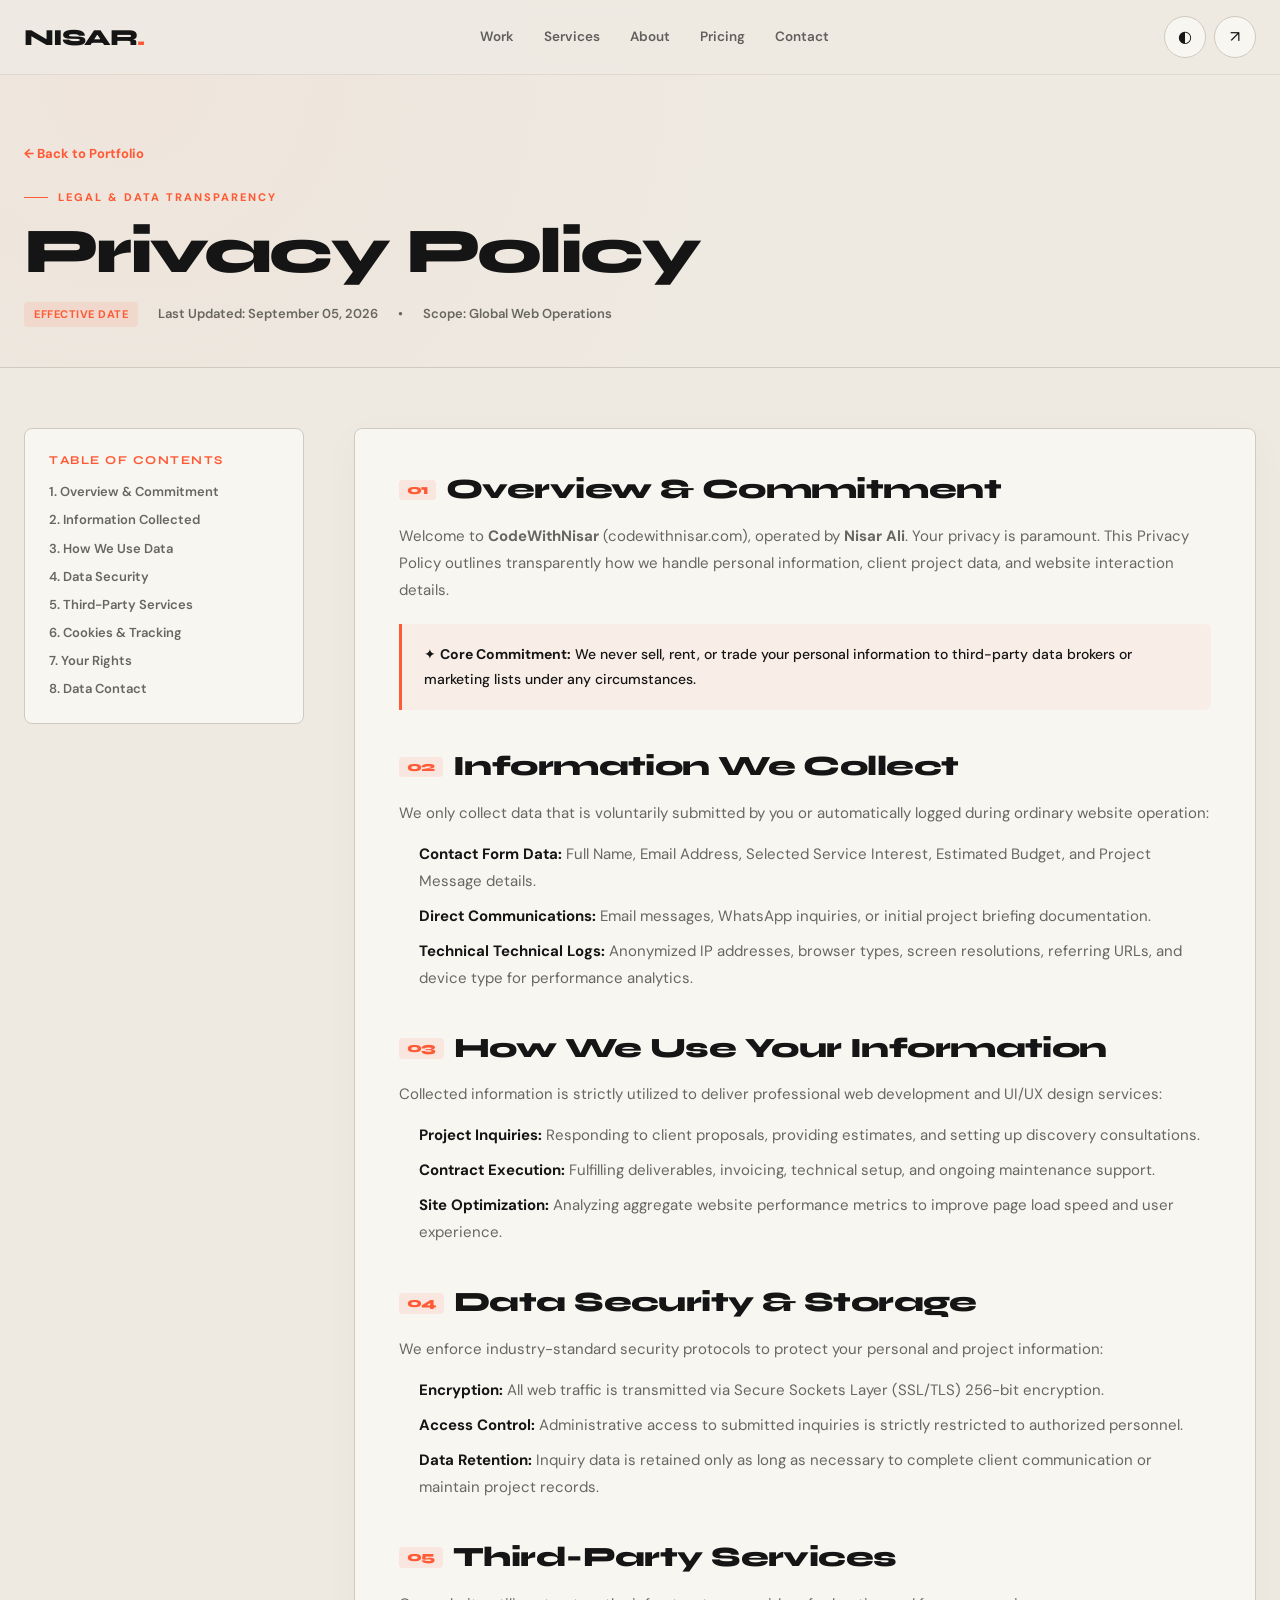
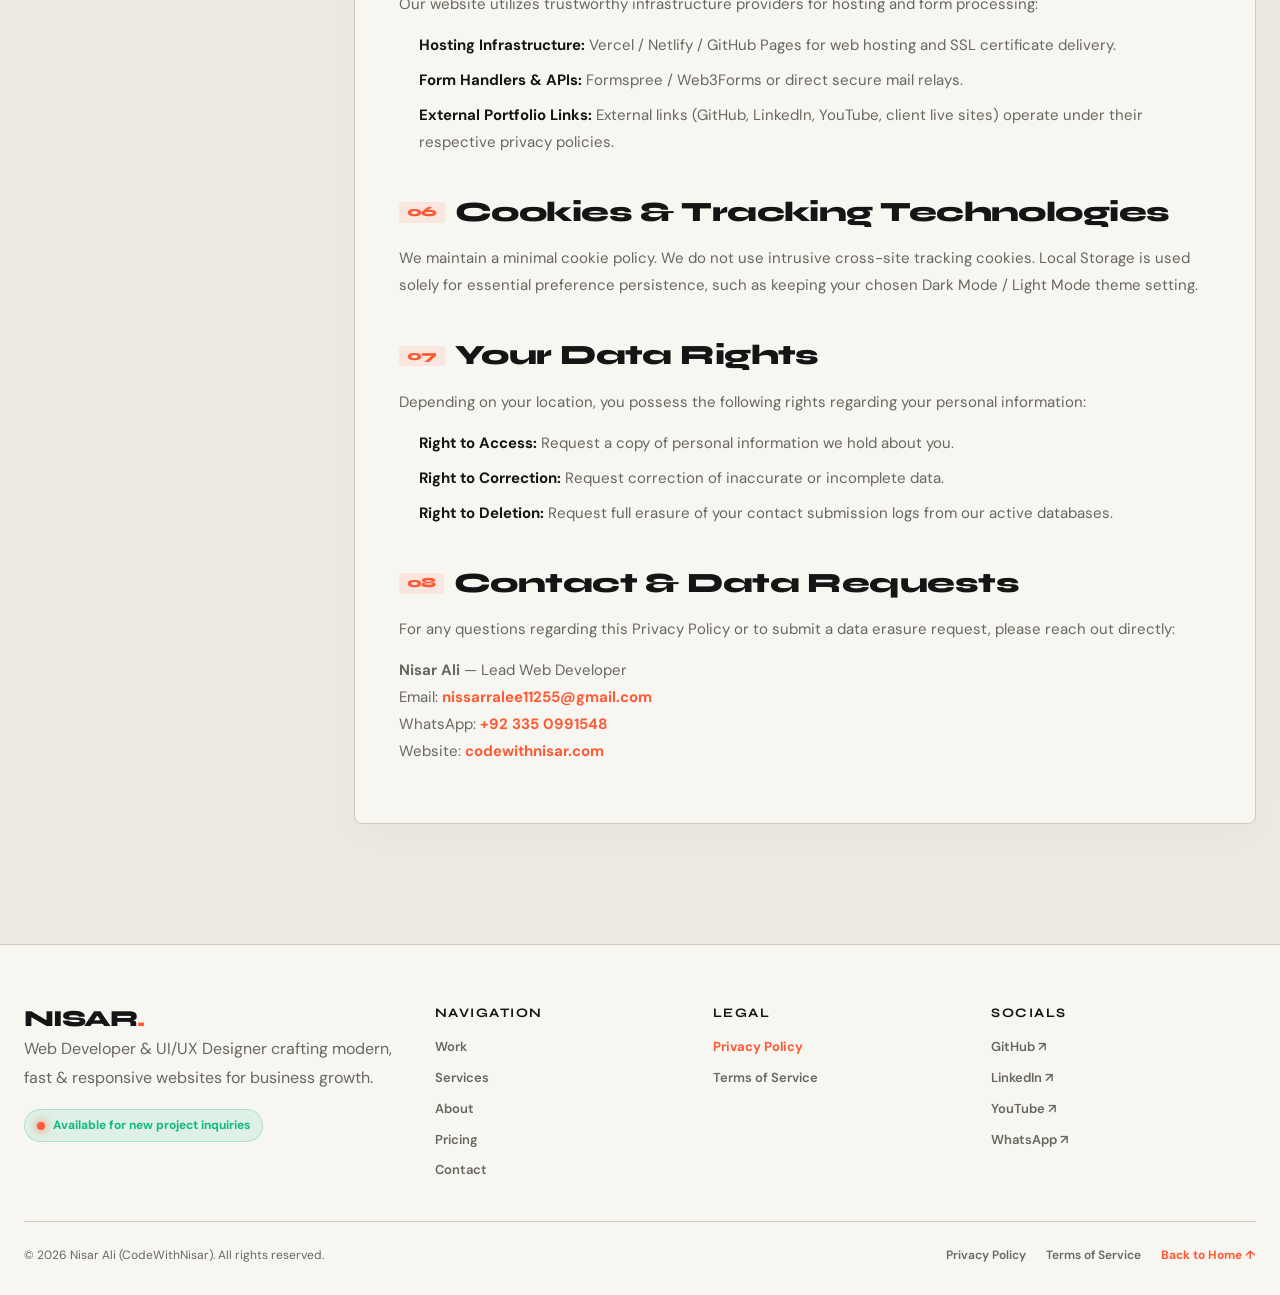
<file: privacy-policy.html>
<!DOCTYPE html>
<html lang="en">
<head>
  <meta charset="UTF-8">
  <meta name="viewport" content="width=device-width, initial-scale=1.0">
  <meta name="description" content="Privacy Policy for Nisar Ali (CodeWithNisar). Learn how we handle personal information, data security, and user rights transparently.">
  <meta name="author" content="Nisar Ali">
  <meta name="theme-color" content="#ff5a36">
  
  <title>Privacy Policy — Nisar Ali | CodeWithNisar</title>
  
  <!-- Canonical & Sitemap -->
  <link rel="canonical" href="https://codewithnisar.com/privacy-policy.html">
  <link rel="sitemap" type="application/xml" title="Sitemap" href="sitemap.xml">
  
  <!-- Web App Manifest & Favicon -->
  <link rel="icon" type="image/svg+xml" href="data:image/svg+xml,<svg xmlns='http://www.w3.org/2000/svg' viewBox='0 0 100 100'><rect width='100' height='100' rx='20' fill='%23ff5a36'/><text x='50%' y='55%' dominant-baseline='central' text-anchor='middle' fill='%23ffffff' font-family='sans-serif' font-weight='800' font-size='60'>N</text></svg>">
  
  <!-- Stylesheets -->
  <link rel="stylesheet" href="assets/css/style.css">
  
  <!-- JavaScript Modules -->
  <script src="assets/js/theme.js" defer></script>
  <script src="assets/js/main.js" defer></script>
</head>
<body>
  <header>
    <div class="container nav">
      <a href="index.html" class="logo" aria-label="Nisar Ali — Home">NISAR<i>.</i></a>
      <nav class="nav-center" aria-label="Main Navigation">
        <a href="index.html#work">Work</a>
        <a href="index.html#services">Services</a>
        <a href="index.html#about">About</a>
        <a href="index.html#pricing">Pricing</a>
        <a href="index.html#contact">Contact</a>
      </nav>
      <div class="nav-right">
        <button class="circle-btn" id="theme" aria-label="Toggle Theme">◐</button>
        <button class="circle-btn nav-toggle" id="menu-toggle" aria-label="Toggle Navigation Menu">
          <span class="hamburger-box">
            <span class="hamburger-line line-1"></span>
            <span class="hamburger-line line-2"></span>
            <span class="hamburger-line line-3"></span>
          </span>
        </button>
        <a class="circle-btn" href="index.html#contact" aria-label="Contact Section" style="display:grid;place-items:center">↗</a>
      </div>
    </div>

    <!-- Mobile Nav Drawer -->
    <div class="mobile-nav" id="mobile-nav" role="navigation" aria-label="Mobile Navigation">
      <a href="index.html#work" class="mobile-link">Work</a>
      <a href="index.html#services" class="mobile-link">Services</a>
      <a href="index.html#about" class="mobile-link">About</a>
      <a href="index.html#pricing" class="mobile-link">Pricing</a>
      <a href="index.html#contact" class="mobile-link">Contact</a>
    </div>
  </header>

  <main>
    <!-- Legal Hero Banner -->
    <section class="legal-hero">
      <div class="container">
        <a href="index.html" class="back-home-btn">← Back to Portfolio</a>
        <div class="legal-hero-kicker">Legal & Data Transparency</div>
        <h1>Privacy Policy</h1>
        <div class="legal-meta">
          <span class="legal-meta-badge">Effective Date</span>
          <span>Last Updated: September 05, 2026</span>
          <span>•</span>
          <span>Scope: Global Web Operations</span>
        </div>
      </div>
    </section>

    <!-- Main Content Section -->
    <section class="legal-main">
      <div class="container legal-grid">
        <!-- Sidebar Navigation / TOC -->
        <aside class="legal-sidebar">
          <div class="legal-sidebar-title">Table of Contents</div>
          <nav class="legal-toc">
            <a href="#overview">1. Overview & Commitment</a>
            <a href="#collection">2. Information Collected</a>
            <a href="#usage">3. How We Use Data</a>
            <a href="#security">4. Data Security</a>
            <a href="#third-parties">5. Third-Party Services</a>
            <a href="#cookies">6. Cookies & Tracking</a>
            <a href="#rights">7. Your Rights</a>
            <a href="#contact-policy">8. Data Contact</a>
          </nav>
        </aside>

        <!-- Main Document Body -->
        <article class="legal-body">
          <div class="legal-section" id="overview">
            <h2><span class="num">01</span> Overview & Commitment</h2>
            <p>Welcome to <strong>CodeWithNisar</strong> (codewithnisar.com), operated by <strong>Nisar Ali</strong>. Your privacy is paramount. This Privacy Policy outlines transparently how we handle personal information, client project data, and website interaction details.</p>
            <div class="legal-callout">
              <p>✦ <strong>Core Commitment:</strong> We never sell, rent, or trade your personal information to third-party data brokers or marketing lists under any circumstances.</p>
            </div>
          </div>

          <div class="legal-section" id="collection">
            <h2><span class="num">02</span> Information We Collect</h2>
            <p>We only collect data that is voluntarily submitted by you or automatically logged during ordinary website operation:</p>
            <ul>
              <li><strong>Contact Form Data:</strong> Full Name, Email Address, Selected Service Interest, Estimated Budget, and Project Message details.</li>
              <li><strong>Direct Communications:</strong> Email messages, WhatsApp inquiries, or initial project briefing documentation.</li>
              <li><strong>Technical Technical Logs:</strong> Anonymized IP addresses, browser types, screen resolutions, referring URLs, and device type for performance analytics.</li>
            </ul>
          </div>

          <div class="legal-section" id="usage">
            <h2><span class="num">03</span> How We Use Your Information</h2>
            <p>Collected information is strictly utilized to deliver professional web development and UI/UX design services:</p>
            <ul>
              <li><strong>Project Inquiries:</strong> Responding to client proposals, providing estimates, and setting up discovery consultations.</li>
              <li><strong>Contract Execution:</strong> Fulfilling deliverables, invoicing, technical setup, and ongoing maintenance support.</li>
              <li><strong>Site Optimization:</strong> Analyzing aggregate website performance metrics to improve page load speed and user experience.</li>
            </ul>
          </div>

          <div class="legal-section" id="security">
            <h2><span class="num">04</span> Data Security & Storage</h2>
            <p>We enforce industry-standard security protocols to protect your personal and project information:</p>
            <ul>
              <li><strong>Encryption:</strong> All web traffic is transmitted via Secure Sockets Layer (SSL/TLS) 256-bit encryption.</li>
              <li><strong>Access Control:</strong> Administrative access to submitted inquiries is strictly restricted to authorized personnel.</li>
              <li><strong>Data Retention:</strong> Inquiry data is retained only as long as necessary to complete client communication or maintain project records.</li>
            </ul>
          </div>

          <div class="legal-section" id="third-parties">
            <h2><span class="num">05</span> Third-Party Services</h2>
            <p>Our website utilizes trustworthy infrastructure providers for hosting and form processing:</p>
            <ul>
              <li><strong>Hosting Infrastructure:</strong> Vercel / Netlify / GitHub Pages for web hosting and SSL certificate delivery.</li>
              <li><strong>Form Handlers & APIs:</strong> Formspree / Web3Forms or direct secure mail relays.</li>
              <li><strong>External Portfolio Links:</strong> External links (GitHub, LinkedIn, YouTube, client live sites) operate under their respective privacy policies.</li>
            </ul>
          </div>

          <div class="legal-section" id="cookies">
            <h2><span class="num">06</span> Cookies & Tracking Technologies</h2>
            <p>We maintain a minimal cookie policy. We do not use intrusive cross-site tracking cookies. Local Storage is used solely for essential preference persistence, such as keeping your chosen Dark Mode / Light Mode theme setting.</p>
          </div>

          <div class="legal-section" id="rights">
            <h2><span class="num">07</span> Your Data Rights</h2>
            <p>Depending on your location, you possess the following rights regarding your personal information:</p>
            <ul>
              <li><strong>Right to Access:</strong> Request a copy of personal information we hold about you.</li>
              <li><strong>Right to Correction:</strong> Request correction of inaccurate or incomplete data.</li>
              <li><strong>Right to Deletion:</strong> Request full erasure of your contact submission logs from our active databases.</li>
            </ul>
          </div>

          <div class="legal-section" id="contact-policy">
            <h2><span class="num">08</span> Contact & Data Requests</h2>
            <p>For any questions regarding this Privacy Policy or to submit a data erasure request, please reach out directly:</p>
            <p><strong>Nisar Ali</strong> — Lead Web Developer<br>
            Email: <a href="mailto:nissarralee11255@gmail.com" style="color:var(--accent);font-weight:700">nissarralee11255@gmail.com</a><br>
            WhatsApp: <a href="https://wa.me/923350991548" target="_blank" rel="noopener noreferrer" style="color:var(--accent);font-weight:700">+92 335 0991548</a><br>
            Website: <a href="https://codewithnisar.com" style="color:var(--accent);font-weight:700">codewithnisar.com</a></p>
          </div>
        </article>
      </div>
    </section>
  </main>

  <footer>
    <div class="container">
      <div class="footer-grid">
        <div class="footer-col brand-col">
          <a href="index.html" class="logo">NISAR<i>.</i></a>
          <p class="muted">Web Developer & UI/UX Designer crafting modern, fast & responsive websites for business growth.</p>
          <div class="footer-availability">
            <span class="pulse-dot"></span> Available for new project inquiries
          </div>
        </div>
        
        <div class="footer-col">
          <div class="footer-col-title">Navigation</div>
          <nav class="footer-links" aria-label="Footer Quick Links">
            <a href="index.html#work">Work</a>
            <a href="index.html#services">Services</a>
            <a href="index.html#about">About</a>
            <a href="index.html#pricing">Pricing</a>
            <a href="index.html#contact">Contact</a>
          </nav>
        </div>

        <div class="footer-col">
          <div class="footer-col-title">Legal</div>
          <div class="footer-links">
            <a href="privacy-policy.html" style="color:var(--accent);font-weight:700">Privacy Policy</a>
            <a href="terms-of-service.html">Terms of Service</a>
          </div>
        </div>

        <div class="footer-col">
          <div class="footer-col-title">Socials</div>
          <div class="footer-links">
            <a href="https://github.com/" target="_blank" rel="noopener noreferrer">GitHub ↗</a>
            <a href="https://linkedin.com/" target="_blank" rel="noopener noreferrer">LinkedIn ↗</a>
            <a href="https://youtube.com/" target="_blank" rel="noopener noreferrer">YouTube ↗</a>
            <a href="https://wa.me/923350991548" target="_blank" rel="noopener noreferrer">WhatsApp ↗</a>
          </div>
        </div>
      </div>

      <div class="footer-bottom">
        <span>© 2026 Nisar Ali (CodeWithNisar). All rights reserved.</span>
        <div class="footer-legal">
          <a href="privacy-policy.html">Privacy Policy</a>
          <a href="terms-of-service.html">Terms of Service</a>
          <a href="index.html" class="top-link">Back to Home ↑</a>
        </div>
      </div>
    </div>
  </footer>
</body>
</html>
</file>
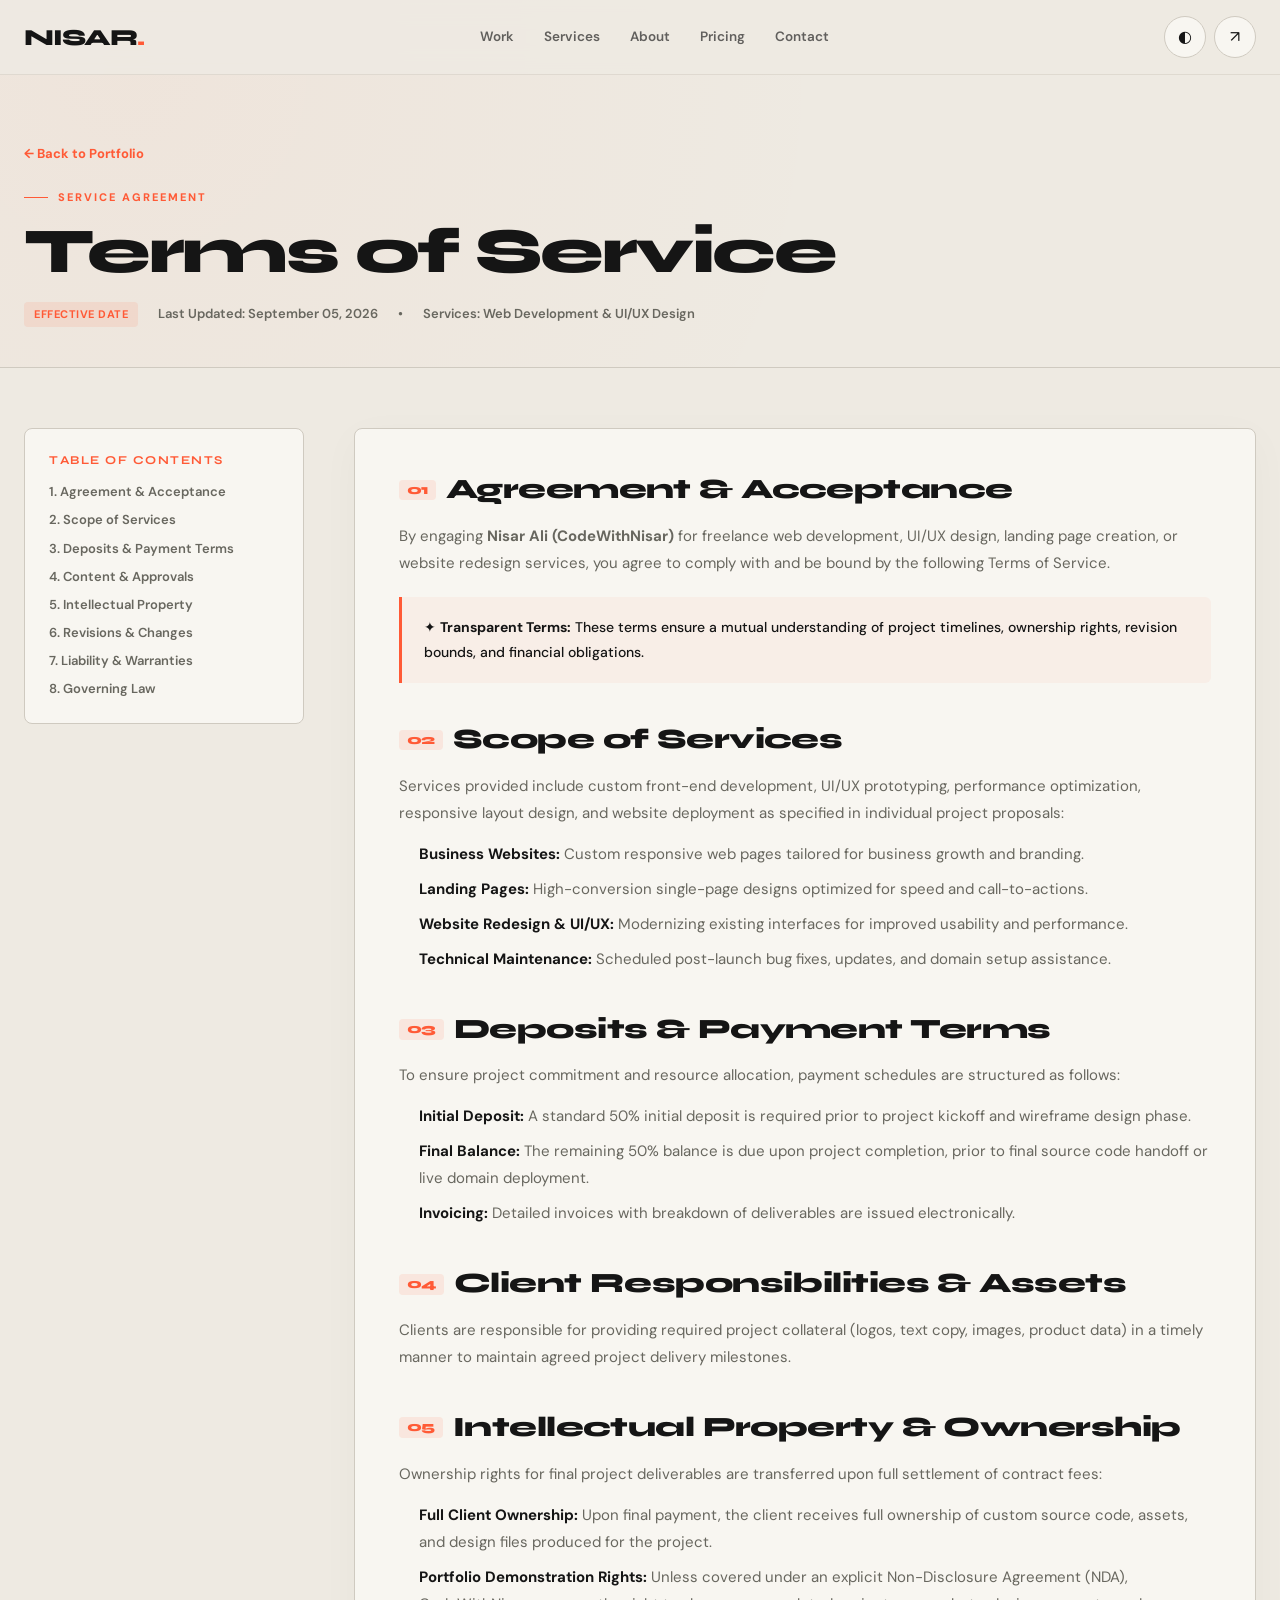
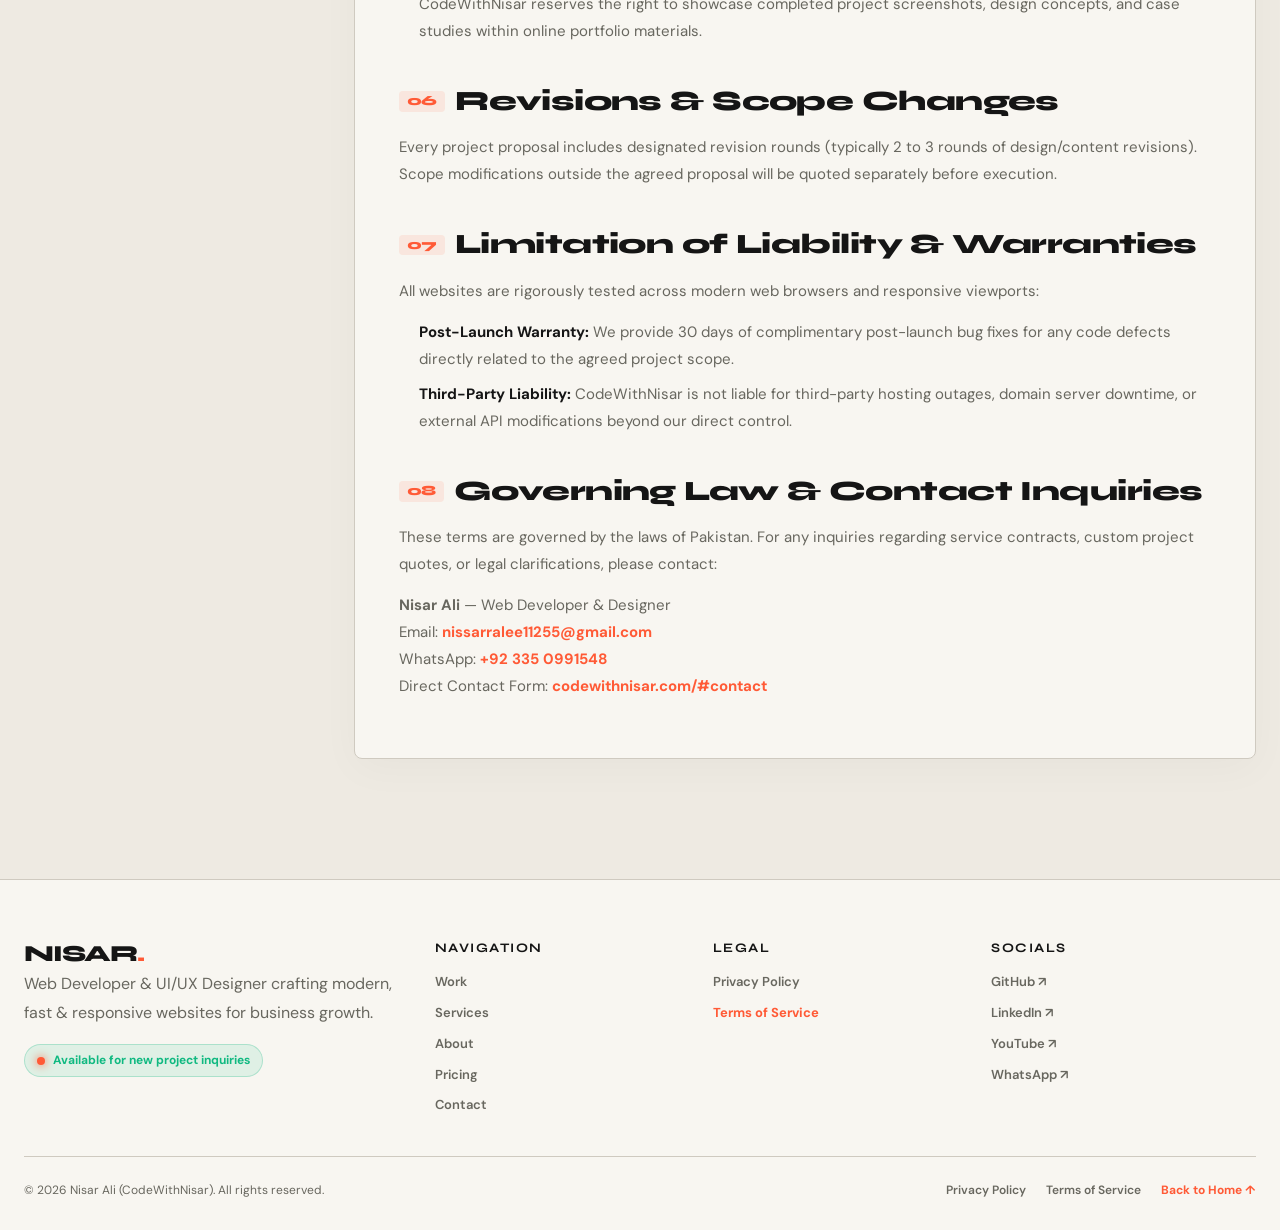
<file: terms-of-service.html>
<!DOCTYPE html>
<html lang="en">
<head>
  <meta charset="UTF-8">
  <meta name="viewport" content="width=device-width, initial-scale=1.0">
  <meta name="description" content="Terms of Service for Nisar Ali (CodeWithNisar). Clear guidelines on web development service agreements, project deliverables, payment terms, and intellectual property.">
  <meta name="author" content="Nisar Ali">
  <meta name="theme-color" content="#ff5a36">
  
  <title>Terms of Service — Nisar Ali | CodeWithNisar</title>
  
  <!-- Canonical & Sitemap -->
  <link rel="canonical" href="https://codewithnisar.com/terms-of-service.html">
  <link rel="sitemap" type="application/xml" title="Sitemap" href="sitemap.xml">
  
  <!-- Web App Manifest & Favicon -->
  <link rel="icon" type="image/svg+xml" href="data:image/svg+xml,<svg xmlns='http://www.w3.org/2000/svg' viewBox='0 0 100 100'><rect width='100' height='100' rx='20' fill='%23ff5a36'/><text x='50%' y='55%' dominant-baseline='central' text-anchor='middle' fill='%23ffffff' font-family='sans-serif' font-weight='800' font-size='60'>N</text></svg>">
  
  <!-- Stylesheets -->
  <link rel="stylesheet" href="assets/css/style.css">
  
  <!-- JavaScript Modules -->
  <script src="assets/js/theme.js" defer></script>
  <script src="assets/js/main.js" defer></script>
</head>
<body>
  <header>
    <div class="container nav">
      <a href="index.html" class="logo" aria-label="Nisar Ali — Home">NISAR<i>.</i></a>
      <nav class="nav-center" aria-label="Main Navigation">
        <a href="index.html#work">Work</a>
        <a href="index.html#services">Services</a>
        <a href="index.html#about">About</a>
        <a href="index.html#pricing">Pricing</a>
        <a href="index.html#contact">Contact</a>
      </nav>
      <div class="nav-right">
        <button class="circle-btn" id="theme" aria-label="Toggle Theme">◐</button>
        <button class="circle-btn nav-toggle" id="menu-toggle" aria-label="Toggle Navigation Menu">
          <span class="hamburger-box">
            <span class="hamburger-line line-1"></span>
            <span class="hamburger-line line-2"></span>
            <span class="hamburger-line line-3"></span>
          </span>
        </button>
        <a class="circle-btn" href="index.html#contact" aria-label="Contact Section" style="display:grid;place-items:center">↗</a>
      </div>
    </div>

    <!-- Mobile Nav Drawer -->
    <div class="mobile-nav" id="mobile-nav" role="navigation" aria-label="Mobile Navigation">
      <a href="index.html#work" class="mobile-link">Work</a>
      <a href="index.html#services" class="mobile-link">Services</a>
      <a href="index.html#about" class="mobile-link">About</a>
      <a href="index.html#pricing" class="mobile-link">Pricing</a>
      <a href="index.html#contact" class="mobile-link">Contact</a>
    </div>
  </header>

  <main>
    <!-- Legal Hero Banner -->
    <section class="legal-hero">
      <div class="container">
        <a href="index.html" class="back-home-btn">← Back to Portfolio</a>
        <div class="legal-hero-kicker">Service Agreement</div>
        <h1>Terms of Service</h1>
        <div class="legal-meta">
          <span class="legal-meta-badge">Effective Date</span>
          <span>Last Updated: September 05, 2026</span>
          <span>•</span>
          <span>Services: Web Development & UI/UX Design</span>
        </div>
      </div>
    </section>

    <!-- Main Content Section -->
    <section class="legal-main">
      <div class="container legal-grid">
        <!-- Sidebar Navigation / TOC -->
        <aside class="legal-sidebar">
          <div class="legal-sidebar-title">Table of Contents</div>
          <nav class="legal-toc">
            <a href="#acceptance">1. Agreement & Acceptance</a>
            <a href="#services-scope">2. Scope of Services</a>
            <a href="#payments">3. Deposits & Payment Terms</a>
            <a href="#content-review">4. Content & Approvals</a>
            <a href="#ip-rights">5. Intellectual Property</a>
            <a href="#revisions">6. Revisions & Changes</a>
            <a href="#warranties">7. Liability & Warranties</a>
            <a href="#governing-law">8. Governing Law</a>
          </nav>
        </aside>

        <!-- Main Document Body -->
        <article class="legal-body">
          <div class="legal-section" id="acceptance">
            <h2><span class="num">01</span> Agreement & Acceptance</h2>
            <p>By engaging <strong>Nisar Ali (CodeWithNisar)</strong> for freelance web development, UI/UX design, landing page creation, or website redesign services, you agree to comply with and be bound by the following Terms of Service.</p>
            <div class="legal-callout">
              <p>✦ <strong>Transparent Terms:</strong> These terms ensure a mutual understanding of project timelines, ownership rights, revision bounds, and financial obligations.</p>
            </div>
          </div>

          <div class="legal-section" id="services-scope">
            <h2><span class="num">02</span> Scope of Services</h2>
            <p>Services provided include custom front-end development, UI/UX prototyping, performance optimization, responsive layout design, and website deployment as specified in individual project proposals:</p>
            <ul>
              <li><strong>Business Websites:</strong> Custom responsive web pages tailored for business growth and branding.</li>
              <li><strong>Landing Pages:</strong> High-conversion single-page designs optimized for speed and call-to-actions.</li>
              <li><strong>Website Redesign & UI/UX:</strong> Modernizing existing interfaces for improved usability and performance.</li>
              <li><strong>Technical Maintenance:</strong> Scheduled post-launch bug fixes, updates, and domain setup assistance.</li>
            </ul>
          </div>

          <div class="legal-section" id="payments">
            <h2><span class="num">03</span> Deposits & Payment Terms</h2>
            <p>To ensure project commitment and resource allocation, payment schedules are structured as follows:</p>
            <ul>
              <li><strong>Initial Deposit:</strong> A standard 50% initial deposit is required prior to project kickoff and wireframe design phase.</li>
              <li><strong>Final Balance:</strong> The remaining 50% balance is due upon project completion, prior to final source code handoff or live domain deployment.</li>
              <li><strong>Invoicing:</strong> Detailed invoices with breakdown of deliverables are issued electronically.</li>
            </ul>
          </div>

          <div class="legal-section" id="content-review">
            <h2><span class="num">04</span> Client Responsibilities & Assets</h2>
            <p>Clients are responsible for providing required project collateral (logos, text copy, images, product data) in a timely manner to maintain agreed project delivery milestones.</p>
          </div>

          <div class="legal-section" id="ip-rights">
            <h2><span class="num">05</span> Intellectual Property & Ownership</h2>
            <p>Ownership rights for final project deliverables are transferred upon full settlement of contract fees:</p>
            <ul>
              <li><strong>Full Client Ownership:</strong> Upon final payment, the client receives full ownership of custom source code, assets, and design files produced for the project.</li>
              <li><strong>Portfolio Demonstration Rights:</strong> Unless covered under an explicit Non-Disclosure Agreement (NDA), CodeWithNisar reserves the right to showcase completed project screenshots, design concepts, and case studies within online portfolio materials.</li>
            </ul>
          </div>

          <div class="legal-section" id="revisions">
            <h2><span class="num">06</span> Revisions & Scope Changes</h2>
            <p>Every project proposal includes designated revision rounds (typically 2 to 3 rounds of design/content revisions). Scope modifications outside the agreed proposal will be quoted separately before execution.</p>
          </div>

          <div class="legal-section" id="warranties">
            <h2><span class="num">07</span> Limitation of Liability & Warranties</h2>
            <p>All websites are rigorously tested across modern web browsers and responsive viewports:</p>
            <ul>
              <li><strong>Post-Launch Warranty:</strong> We provide 30 days of complimentary post-launch bug fixes for any code defects directly related to the agreed project scope.</li>
              <li><strong>Third-Party Liability:</strong> CodeWithNisar is not liable for third-party hosting outages, domain server downtime, or external API modifications beyond our direct control.</li>
            </ul>
          </div>

          <div class="legal-section" id="governing-law">
            <h2><span class="num">08</span> Governing Law & Contact Inquiries</h2>
            <p>These terms are governed by the laws of Pakistan. For any inquiries regarding service contracts, custom project quotes, or legal clarifications, please contact:</p>
            <p><strong>Nisar Ali</strong> — Web Developer & Designer<br>
            Email: <a href="mailto:nissarralee11255@gmail.com" style="color:var(--accent);font-weight:700">nissarralee11255@gmail.com</a><br>
            WhatsApp: <a href="https://wa.me/923350991548" target="_blank" rel="noopener noreferrer" style="color:var(--accent);font-weight:700">+92 335 0991548</a><br>
            Direct Contact Form: <a href="index.html#contact" style="color:var(--accent);font-weight:700">codewithnisar.com/#contact</a></p>
          </div>
        </article>
      </div>
    </section>
  </main>

  <footer>
    <div class="container">
      <div class="footer-grid">
        <div class="footer-col brand-col">
          <a href="index.html" class="logo">NISAR<i>.</i></a>
          <p class="muted">Web Developer & UI/UX Designer crafting modern, fast & responsive websites for business growth.</p>
          <div class="footer-availability">
            <span class="pulse-dot"></span> Available for new project inquiries
          </div>
        </div>
        
        <div class="footer-col">
          <div class="footer-col-title">Navigation</div>
          <nav class="footer-links" aria-label="Footer Quick Links">
            <a href="index.html#work">Work</a>
            <a href="index.html#services">Services</a>
            <a href="index.html#about">About</a>
            <a href="index.html#pricing">Pricing</a>
            <a href="index.html#contact">Contact</a>
          </nav>
        </div>

        <div class="footer-col">
          <div class="footer-col-title">Legal</div>
          <div class="footer-links">
            <a href="privacy-policy.html">Privacy Policy</a>
            <a href="terms-of-service.html" style="color:var(--accent);font-weight:700">Terms of Service</a>
          </div>
        </div>

        <div class="footer-col">
          <div class="footer-col-title">Socials</div>
          <div class="footer-links">
            <a href="https://github.com/" target="_blank" rel="noopener noreferrer">GitHub ↗</a>
            <a href="https://linkedin.com/" target="_blank" rel="noopener noreferrer">LinkedIn ↗</a>
            <a href="https://youtube.com/" target="_blank" rel="noopener noreferrer">YouTube ↗</a>
            <a href="https://wa.me/923350991548" target="_blank" rel="noopener noreferrer">WhatsApp ↗</a>
          </div>
        </div>
      </div>

      <div class="footer-bottom">
        <span>© 2026 Nisar Ali (CodeWithNisar). All rights reserved.</span>
        <div class="footer-legal">
          <a href="privacy-policy.html">Privacy Policy</a>
          <a href="terms-of-service.html">Terms of Service</a>
          <a href="index.html" class="top-link">Back to Home ↑</a>
        </div>
      </div>
    </div>
  </footer>
</body>
</html>
</file>
<file: assets/css/style.css>
@import url('https://fonts.googleapis.com/css2?family=DM+Sans:wght@400;500;600;700&family=Syne:wght@600;700;800&display=swap');

/* ==========================================
   Design System & Theme Tokens
   ========================================== */
:root {
  --bg: #eeeae2;
  --ink: #151515;
  --muted: #68675f;
  --paper: #f8f6f1;
  --line: #cfcac0;
  --accent: #ff5a36;
  --accent2: #1747e8;
  --white: #fff;
  --shadow: 0 25px 70px rgba(21, 21, 21, 0.12);
}

.dark {
  --bg: #101010;
  --ink: #f5f3ed;
  --muted: #a8a59c;
  --paper: #181818;
  --line: #303030;
  --accent: #ff704d;
  --accent2: #6d8cff;
  --white: #111;
}

/* ==========================================
   Global Reset & Base Layout
   ========================================== */
* {
  box-sizing: border-box;
  margin: 0;
  padding: 0;
}

html {
  scroll-behavior: smooth;
  overflow-x: hidden !important;
  max-width: 100vw;
}

body {
  font-family: "DM Sans", sans-serif;
  background: var(--bg);
  color: var(--ink);
  transition: background 0.3s, color 0.3s;
  overflow-x: hidden !important;
  max-width: 100vw;
  line-height: 1.6;
}

img, svg, video, iframe {
  max-width: 100%;
  height: auto;
}

::selection {
  background: var(--accent);
  color: #fff;
}

a {
  text-decoration: none;
  color: inherit;
}

button,
input,
textarea,
select {
  font: inherit;
}

ul {
  list-style: none;
}

.container {
  width: min(1240px, calc(100% - 48px));
  margin: auto;
  box-sizing: border-box;
}

/* ==========================================
   Header & Navigation
   ========================================== */
header {
  padding: 16px 0;
  position: fixed;
  top: 0;
  left: 0;
  width: 100%;
  max-width: 100vw;
  box-sizing: border-box;
  z-index: 500;
  background: rgba(238, 234, 226, 0.92);
  backdrop-filter: blur(12px);
  -webkit-backdrop-filter: blur(12px);
  border-bottom: 1px solid rgba(207, 202, 192, 0.5);
  transition: background 0.3s, padding 0.3s, border-color 0.3s;
}

.dark header {
  background: rgba(16, 16, 16, 0.92);
  border-bottom: 1px solid rgba(48, 48, 48, 0.5);
}

.nav {
  pointer-events: auto;
  display: flex;
  align-items: center;
  justify-content: space-between;
}

.logo {
  font: 800 23px Syne, sans-serif;
  letter-spacing: -1px;
}

.logo i {
  font-style: normal;
  color: var(--accent);
}

.nav-center {
  display: flex;
  gap: 22px;
  font-size: 13.5px;
  font-weight: 600;
}

.nav-center a {
  opacity: 0.65;
  transition: opacity 0.2s, color 0.2s;
  position: relative;
  padding: 2px 4px;
}

.nav-center a:hover {
  opacity: 1;
  color: var(--accent);
}

/* Active nav indicator */
.nav-center a.active {
  opacity: 1;
  color: var(--accent);
}

.nav-center a.active::after {
  content: "";
  position: absolute;
  bottom: 0;
  left: 0;
  right: 0;
  height: 2px;
  background: var(--accent);
  border-radius: 2px;
}

/* Keyboard focus styles */
.nav-center a:focus-visible {
  outline: 2px solid var(--accent);
  outline-offset: 4px;
  border-radius: 2px;
}

.nav-right {
  display: flex;
  gap: 8px;
}

.circle-btn {
  width: 42px;
  height: 42px;
  border: 1px solid var(--line);
  background: var(--paper);
  color: var(--ink);
  border-radius: 50%;
  cursor: pointer;
  display: inline-grid;
  place-items: center;
  transition: border-color 0.2s, color 0.2s, background 0.2s;
}

.circle-btn:hover {
  border-color: var(--accent);
  color: var(--accent);
}

.circle-btn:focus-visible {
  outline: 2px solid var(--accent);
  outline-offset: 3px;
}

/* ==========================================
   Hero Section & Artwork
   ========================================== */
.hero {
  min-height: 100vh;
  padding-top: 130px;
  padding-bottom: 40px;
  display: flex;
  align-items: center;
}

.hero-grid {
  display: grid;
  grid-template-columns: 1.2fr 0.8fr;
  gap: 50px;
  align-items: center;
}

.kicker {
  display: flex;
  align-items: center;
  gap: 10px;
  text-transform: uppercase;
  font-size: 11px;
  letter-spacing: 2px;
  font-weight: 800;
  color: var(--muted);
}

.kicker:before {
  content: "";
  width: 34px;
  height: 1px;
  background: var(--accent);
}

.hero h1 {
  font: 800 clamp(48px, 7vw, 96px)/0.88 Syne, sans-serif;
  letter-spacing: -0.06em;
  margin: 18px 0 24px;
  word-break: break-word;
}

.hero h1 em {
  font-style: normal;
  color: var(--accent);
  display: block;
}

.hero-copy {
  max-width: 500px;
  font-size: 16px;
  color: var(--muted);
  line-height: 1.8;
}

.actions {
  display: flex;
  gap: 12px;
  margin-top: 24px;
  flex-wrap: wrap;
  align-items: center;
}

/* WhatsApp hero CTA — mobile only */
.hero-whatsapp {
  display: none;
  align-items: center;
  gap: 8px;
  padding: 13px 20px;
  background: #25d366;
  color: #fff;
  border-radius: 4px;
  font-weight: 700;
  font-size: 14px;
  transition: background 0.25s, transform 0.25s, box-shadow 0.25s;
  border: none;
}

.hero-whatsapp:hover {
  background: #20bd5a;
  transform: translateY(-3px);
  box-shadow: 0 10px 25px rgba(37, 211, 102, 0.35);
}

.hero-whatsapp svg {
  flex-shrink: 0;
}

/* ==========================================
   Buttons — Redesigned
   ========================================== */
.btn {
  padding: 14px 24px;
  border-radius: 4px;
  font-weight: 700;
  font-size: 14px;
  display: inline-flex;
  gap: 8px;
  align-items: center;
  transition: background 0.25s, border-color 0.25s, color 0.25s, transform 0.25s, box-shadow 0.25s;
  cursor: pointer;
  border: 1px solid transparent;
}

.btn.primary {
  background: var(--ink);
  color: var(--bg);
  border-color: var(--ink);
}

.btn.primary:hover {
  background: var(--accent);
  border-color: var(--accent);
  transform: translateY(-3px);
  box-shadow: 0 12px 30px rgba(255, 90, 54, 0.3);
}

.btn.secondary {
  border-color: var(--line);
  background: transparent;
  color: var(--ink);
}

.btn.secondary:hover {
  border-color: var(--accent);
  color: var(--accent);
  transform: translateY(-3px);
}

.btn:focus-visible {
  outline: 2px solid var(--accent);
  outline-offset: 3px;
}

.btn-link {
  font-weight: 700;
  font-size: 13px;
  color: var(--accent);
  transition: gap 0.25s, opacity 0.25s;
  display: inline-flex;
  align-items: center;
  gap: 4px;
}

.btn-link:hover {
  gap: 8px;
  opacity: 0.8;
}

.btn-link:focus-visible {
  outline: 2px solid var(--accent);
  outline-offset: 3px;
  border-radius: 2px;
}

/* ==========================================
   Hero Art — Identity Card + Browser Mockup
   ========================================== */
/* ==========================================
   Hero Interactive 3-Card Stack (Click to Flip)
   ========================================== */
.hero-art {
  height: 480px;
  position: relative;
  width: 100%;
  perspective: 1200px;
  user-select: none;
  transform-style: preserve-3d;
}

.stack-card {
  position: absolute;
  width: 320px;
  height: 420px;
  right: 60px;
  top: 10px;
  border-radius: 12px;
  padding: 30px 26px;
  cursor: pointer;
  outline: none;
  transition: transform 0.5s cubic-bezier(0.34, 1.56, 0.64, 1), box-shadow 0.5s ease, opacity 0.3s ease, filter 0.3s ease;
  display: flex;
  flex-direction: column;
  justify-content: space-between;
  box-sizing: border-box;
}

.stack-card:focus-visible {
  outline: 2px solid var(--accent);
  outline-offset: 6px;
}

/* Card 1 — Identity (Dark theme) */
.stack-card[data-card="1"] {
  background: linear-gradient(145deg, #181818, #0a0a0a);
  color: #f8f6f1;
  border: 1px solid rgba(255, 255, 255, 0.15);
}

/* Card 2 — Tech Stack (Accent Orange Theme) */
.stack-card[data-card="2"] {
  background: linear-gradient(145deg, #ff5a36, #d93d19);
  color: #ffffff;
  border: 1px solid rgba(255, 255, 255, 0.25);
}

/* Card 3 — Availability & Contact (Dark Glass Theme) */
.stack-card[data-card="3"] {
  background: linear-gradient(145deg, #1f2430, #131722);
  color: #f8f6f1;
  border: 1px solid rgba(255, 90, 54, 0.35);
}

.dark .stack-card[data-card="3"] {
  background: linear-gradient(145deg, #222634, #12151f);
}

/* Card Positions in Stack — Enhanced 3D Depth & Shadows */
.stack-card.card-top {
  z-index: 3;
  transform: rotate(-5deg) translate(0, 0) scale(1);
  box-shadow: -15px 30px 75px rgba(0, 0, 0, 0.45), 0 10px 25px rgba(0, 0, 0, 0.25);
  filter: brightness(1);
  opacity: 1;
}

.stack-card.card-mid {
  z-index: 2;
  transform: rotate(6deg) translate(34px, 18px) scale(0.97);
  box-shadow: -12px 25px 60px rgba(0, 0, 0, 0.4), 0 8px 20px rgba(0, 0, 0, 0.25);
  filter: brightness(0.96);
  opacity: 0.96;
}

.stack-card.card-bot {
  z-index: 1;
  transform: rotate(13deg) translate(64px, 34px) scale(0.94);
  box-shadow: -8px 20px 48px rgba(0, 0, 0, 0.35), 0 5px 15px rgba(0, 0, 0, 0.2);
  filter: brightness(0.91);
  opacity: 0.88;
}

/* Hover States — Interactive 3D Spread */
.hero-art:hover .stack-card.card-top {
  transform: rotate(-7deg) translate(-10px, -10px) scale(1.02);
  box-shadow: -20px 40px 95px rgba(0, 0, 0, 0.55);
}

.hero-art:hover .stack-card.card-mid {
  transform: rotate(7deg) translate(40px, 14px) scale(0.98);
  box-shadow: -14px 30px 70px rgba(0, 0, 0, 0.45);
}

.hero-art:hover .stack-card.card-bot {
  transform: rotate(15deg) translate(72px, 30px) scale(0.95);
  box-shadow: -10px 24px 55px rgba(0, 0, 0, 0.38);
}

/* Card Shuffling Animation Keyframe Class */
.stack-card.shuffling {
  animation: cardShuffleOut 0.45s cubic-bezier(0.4, 0, 0.2, 1) forwards;
}

@keyframes cardShuffleOut {
  0% {
    transform: rotate(-5deg) translate(0, 0) scale(1);
    opacity: 1;
  }
  40% {
    transform: rotate(-25deg) translate(-140px, -40px) scale(0.9);
    opacity: 0.8;
  }
  100% {
    transform: rotate(10deg) translate(54px, 32px) scale(0.94);
    opacity: 0.85;
  }
}

/* Card Typography & Internal Content */
.card-inner {
  height: 100%;
  display: flex;
  flex-direction: column;
  justify-content: space-between;
}

.art-top {
  display: flex;
  justify-content: space-between;
  font-size: 11px;
  letter-spacing: 2px;
  font-weight: 700;
  color: var(--accent);
}

.stack-card[data-card="2"] .art-top {
  color: rgba(255, 255, 255, 0.85);
}

.art-name {
  font: 800 46px/0.88 Syne, sans-serif;
  letter-spacing: -2px;
  margin: 15px 0;
}

.art-title {
  font: 800 40px/0.9 Syne, sans-serif;
  letter-spacing: -1.5px;
  margin: 12px 0;
}

.art-bottom {
  font-size: 11px;
  letter-spacing: 1px;
  line-height: 1.6;
  font-weight: 600;
  border-top: 1px solid rgba(255, 255, 255, 0.15);
  padding-top: 14px;
  display: flex;
  justify-content: space-between;
  align-items: flex-end;
}

.click-hint {
  font-size: 9.5px;
  letter-spacing: 0.5px;
  font-weight: 700;
  opacity: 0.75;
  text-transform: uppercase;
  background: rgba(255, 255, 255, 0.14);
  padding: 3px 7px;
  border-radius: 10px;
}

.art-tags-list {
  display: flex;
  gap: 6px;
  flex-wrap: wrap;
  margin: 10px 0;
}

.art-tag {
  font-size: 10px;
  font-weight: 800;
  letter-spacing: 0.5px;
  background: rgba(255, 255, 255, 0.2);
  padding: 4px 8px;
  border-radius: 4px;
  color: #ffffff;
}

.art-desc .highlight-text {
  font-size: 11.5px;
  font-weight: 800;
  color: #10b981;
  letter-spacing: 0.5px;
  margin-bottom: 6px;
}

.art-desc .sub-text {
  font-size: 12px;
  opacity: 0.85;
  line-height: 1.5;
}

.card-cta-btn {
  font-size: 11px;
  font-weight: 800;
  color: var(--accent);
  letter-spacing: 1px;
  text-transform: uppercase;
  background: rgba(255, 90, 54, 0.15);
  border: 1px solid rgba(255, 90, 54, 0.3);
  padding: 6px 12px;
  border-radius: 4px;
  transition: background 0.2s, color 0.2s;
}

.card-cta-btn:hover {
  background: var(--accent);
  color: #fff;
}

/* ==========================================
   Section Components & Typography
   ========================================== */
section {
  padding: 80px 0;
}

.section-num {
  font: 700 12px Syne, sans-serif;
  color: var(--accent);
}

.title {
  font: 800 clamp(38px, 6vw, 76px)/0.95 Syne, sans-serif;
  letter-spacing: -0.06em;
  margin-top: 12px;
}

/* ==========================================
   About Section
   ========================================== */
.intro-grid {
  display: grid;
  grid-template-columns: 0.65fr 1.35fr;
  gap: 70px;
}

.big-copy {
  font: 600 clamp(24px, 3.5vw, 42px)/1.12 Syne, sans-serif;
  letter-spacing: -0.04em;
}

.muted {
  color: var(--muted);
  line-height: 1.85;
}

.about-right {
  display: grid;
  grid-template-columns: 1fr 1fr;
  gap: 35px;
}

.about-text {
  grid-column: 1 / -1;
}

.strengths-grid {
  grid-column: 1 / -1;
  display: grid;
  grid-template-columns: repeat(3, 1fr);
  gap: 25px;
  margin-top: 10px;
}

.strength {
  border-top: 2px solid var(--line);
  padding-top: 18px;
  transition: border-color 0.3s ease;
}

.strength:hover {
  border-color: var(--accent);
}

.strength-num {
  font: 700 11px Syne, sans-serif;
  color: var(--accent);
  margin-bottom: 10px;
}

.strength h3 {
  font: 700 18px Syne, sans-serif;
  margin-bottom: 8px;
}

.strength p {
  font-size: 13px;
}

/* Stats Row */
.stats-row {
  display: grid;
  grid-template-columns: repeat(4, 1fr);
  gap: 25px;
  margin-top: 60px;
}

.stat {
  border-top: 1px solid var(--line);
  padding-top: 15px;
}

.stat strong {
  font: 800 45px Syne, sans-serif;
  display: block;
}

.stat span {
  font-size: 12px;
  color: var(--muted);
}

/* ==========================================
   Marquee Slider
   ========================================== */
.marquee {
  overflow: hidden;
  border-top: 1px solid var(--line);
  border-bottom: 1px solid var(--line);
  padding: 17px 0;
  margin: 20px 0;
  max-width: 100vw;
}

.marquee-track {
  white-space: nowrap;
  display: flex;
  width: max-content;
  animation: slide 22s linear infinite;
}

.marquee span {
  font: 800 22px Syne, sans-serif;
  margin: 0 24px;
}

.marquee span:nth-child(even) {
  color: var(--accent);
}

@keyframes slide {
  to {
    transform: translateX(-50%);
  }
}

/* ==========================================
   Skills & Tech Stack Section
   ========================================== */
.skills-grid {
  display: grid;
  grid-template-columns: repeat(2, 1fr);
  gap: 25px;
  margin-top: 50px;
}

.skill-card {
  background: linear-gradient(145deg, var(--paper), var(--bg));
  border: 1px solid var(--line);
  border-top: 3px solid var(--accent);
  padding: 35px 30px;
  position: relative;
  transition: transform 0.3s ease, border-color 0.3s ease, box-shadow 0.3s ease;
}

.skill-card:hover {
  transform: translateY(-6px);
  border-color: var(--accent);
  box-shadow: 0 20px 40px rgba(255, 90, 54, 0.12);
}

.skill-icon {
  font-size: 34px;
  margin-bottom: 15px;
  display: block;
}

.skill-card h3 {
  font: 700 24px Syne, sans-serif;
  margin-bottom: 10px;
}

.skill-card p {
  color: var(--muted);
  font-size: 13px;
  line-height: 1.7;
  margin-bottom: 20px;
}

.skill-tags {
  display: flex;
  gap: 8px;
  flex-wrap: wrap;
}

.skill-badge {
  background: var(--bg);
  border: 1px solid var(--line);
  padding: 6px 12px;
  font-size: 11px;
  font-weight: 700;
  color: var(--ink);
  letter-spacing: 0.5px;
  transition: background 0.2s ease, color 0.2s ease, border-color 0.2s ease;
}

.skill-card:hover .skill-badge {
  background: var(--ink);
  color: var(--bg);
  border-color: var(--ink);
}

/* ==========================================
   Selected Work & Project Cards
   ========================================== */

/* Featured Project */
.featured-project {
  margin-top: 55px;
  display: grid;
  grid-template-columns: 1.1fr 0.9fr;
  gap: 40px;
  align-items: center;
  cursor: pointer;
  outline: none;
  padding: 30px;
  border: 1px solid var(--line);
  border-radius: 6px;
  background: var(--paper);
  transition: border-color 0.3s ease, box-shadow 0.3s ease, transform 0.3s ease;
}

.featured-project:hover {
  border-color: var(--accent);
  box-shadow: 0 20px 60px rgba(255, 90, 54, 0.1);
  transform: translateY(-4px);
}

.featured-project:focus-visible {
  outline: 2px solid var(--accent);
  outline-offset: 4px;
}

.featured-img {
  height: 380px;
  background: #121318;
  position: relative;
  overflow: hidden;
  border: 1px solid var(--line);
  border-radius: 4px;
}

.featured-info {
  min-width: 0;
}

.featured-info small {
  color: var(--accent);
  font-weight: 800;
  text-transform: uppercase;
  letter-spacing: 1px;
  font-size: 11px;
}

.featured-info h3 {
  font: 800 clamp(20px, 2.7vw, 34px)/1.15 Syne, sans-serif;
  margin: 8px 0 14px;
  letter-spacing: -0.03em;
  word-break: normal;
  overflow-wrap: break-word;
  white-space: normal;
}

.featured-desc {
  color: var(--muted);
  font-size: 15px;
  line-height: 1.8;
  max-width: 400px;
}

.featured-info .tags {
  margin-top: 16px;
}

.project-actions {
  margin-top: 20px;
  display: flex;
  gap: 16px;
  align-items: center;
}

/* Project badge */
.project-badge {
  position: absolute;
  top: 14px;
  left: 14px;
  padding: 5px 10px;
  font-size: 9px;
  font-weight: 800;
  letter-spacing: 1px;
  text-transform: uppercase;
  border-radius: 3px;
  z-index: 10;
}

.concept-badge {
  background: rgba(255, 90, 54, 0.15);
  color: var(--accent);
  border: 1px solid rgba(255, 90, 54, 0.3);
}

.real-badge {
  background: rgba(16, 185, 129, 0.15);
  color: #10b981;
  border: 1px solid rgba(16, 185, 129, 0.3);
}

/* More Projects label */
.projects-label {
  font: 700 14px Syne, sans-serif;
  color: var(--muted);
  text-transform: uppercase;
  letter-spacing: 2px;
  margin-top: 70px;
  margin-bottom: 10px;
  padding-bottom: 12px;
  border-bottom: 1px solid var(--line);
}

/* Work Grid */
.work-grid {
  display: grid;
  grid-template-columns: 1fr 1fr;
  gap: 70px 25px;
  margin-top: 25px;
}

.work {
  cursor: pointer;
  outline: none;
}

.work:focus-visible {
  outline: 2px solid var(--accent);
  outline-offset: 8px;
  border-radius: 4px;
}

.work:nth-child(even) {
  margin-top: 100px;
}

.work-img {
  height: 440px;
  background: #121318;
  position: relative;
  overflow: hidden;
  border: 1px solid var(--line);
  border-radius: 4px;
  transition: transform 0.4s ease, border-color 0.4s ease;
}

.work:hover .work-img {
  transform: scale(0.985);
  border-color: var(--accent);
}

.work-img:after {
  content: "VIEW →";
  position: absolute;
  right: 18px;
  bottom: 18px;
  background: var(--accent);
  color: #fff;
  padding: 10px 15px;
  font-weight: 800;
  font-size: 11px;
  letter-spacing: 1px;
  transform: translateY(60px);
  transition: transform 0.3s ease;
  z-index: 5;
  border-radius: 3px;
}

.work:hover .work-img:after {
  transform: none;
}

/* UI Preview Mockups — Realistic App Windows */
.ui {
  position: absolute;
  inset: 18px;
  background: #0f1422;
  color: #f1f5f9;
  border-radius: 8px;
  overflow: hidden;
  box-shadow: 0 25px 60px rgba(0, 0, 0, 0.4);
  transition: transform 0.4s ease, box-shadow 0.4s ease;
  display: flex;
  flex-direction: column;
  border: 1px solid rgba(255, 255, 255, 0.12);
  transform: rotate(-2deg);
}

.work:hover .ui,
.featured-project:hover .ui {
  transform: rotate(0deg) scale(1.02);
  box-shadow: 0 35px 80px rgba(0, 0, 0, 0.55);
}

.ui.blue-ui {
  background: linear-gradient(145deg, #0b192e, #112a46);
}

.ui.orange-ui {
  background: linear-gradient(145deg, #1c100b, #2c1a12);
}

.ui.purple-ui {
  background: linear-gradient(145deg, #160b29, #261244);
}

.ui.emerald-ui {
  background: linear-gradient(145deg, #052019, #09382b);
}

.ui.amber-ui {
  background: linear-gradient(145deg, #1c160c, #2d2415);
}

.mock-window-bar {
  display: flex;
  align-items: center;
  gap: 6px;
  padding: 8px 12px;
  background: rgba(0, 0, 0, 0.3);
  border-bottom: 1px solid rgba(255, 255, 255, 0.08);
}

.mock-dots {
  display: flex;
  gap: 5px;
}

.mock-dots span {
  width: 7px;
  height: 7px;
  border-radius: 50%;
}

.mock-dots span:nth-child(1) { background: #ff5f57; }
.mock-dots span:nth-child(2) { background: #ffbd2e; }
.mock-dots span:nth-child(3) { background: #28ca42; }

.mock-url {
  font-size: 9px;
  font-weight: 600;
  color: rgba(255, 255, 255, 0.6);
  margin-left: 8px;
  letter-spacing: 0.5px;
  font-family: monospace;
}

.mock-status-pill {
  margin-left: auto;
  font-size: 8.5px;
  font-weight: 800;
  color: #10b981;
  background: rgba(16, 185, 129, 0.15);
  padding: 2px 6px;
  border-radius: 10px;
}

.mock-app-body {
  padding: 14px;
  display: flex;
  flex-direction: column;
  gap: 10px;
  height: 100%;
}

.mock-app-header {
  display: flex;
  justify-content: space-between;
  align-items: center;
  font-size: 11px;
  font-weight: 700;
  padding-bottom: 8px;
  border-bottom: 1px solid rgba(255, 255, 255, 0.08);
}

.mock-app-brand {
  font: 800 11.5px Syne, sans-serif;
  color: #ffffff;
}

.mock-app-nav {
  display: flex;
  gap: 10px;
  font-size: 9px;
  opacity: 0.75;
}

.mock-hero-banner {
  padding: 12px 14px;
  border-radius: 6px;
  display: flex;
  justify-content: space-between;
  align-items: center;
}

.emerald-banner {
  background: linear-gradient(135deg, rgba(52, 211, 153, 0.2), rgba(6, 78, 59, 0.6));
  border: 1px solid rgba(52, 211, 153, 0.3);
}

.mock-hero-banner small {
  font-size: 8px;
  font-weight: 800;
  letter-spacing: 1px;
  color: #34d399;
}

.mock-hero-banner h4 {
  font: 700 13px Syne, sans-serif;
  margin-top: 2px;
  color: #ffffff;
}

.mock-pill-tag {
  font-size: 9px;
  font-weight: 800;
  background: rgba(255, 255, 255, 0.15);
  padding: 3px 8px;
  border-radius: 12px;
  color: #ffffff;
}

.mock-app-grid {
  display: grid;
  grid-template-columns: 1fr 1fr;
  gap: 8px;
}

.mock-widget-card {
  background: rgba(255, 255, 255, 0.06);
  border: 1px solid rgba(255, 255, 255, 0.08);
  padding: 10px;
  border-radius: 6px;
  display: flex;
  align-items: center;
  gap: 8px;
  font-size: 10px;
}

.mock-widget-card strong {
  display: block;
  font-size: 10px;
  line-height: 1.2;
  color: #ffffff;
}

.mock-widget-card small {
  font-size: 8.5px;
  opacity: 0.7;
}

.mock-quiz-box {
  background: rgba(255, 255, 255, 0.06);
  border: 1px solid rgba(255, 255, 255, 0.1);
  padding: 12px;
  border-radius: 6px;
  font-size: 11px;
}

.mock-quiz-box small {
  font-size: 8px;
  font-weight: 800;
  color: #38bdf8;
  letter-spacing: 1px;
}

.mock-quiz-box strong {
  display: block;
  font-size: 11px;
  color: #ffffff;
  margin-top: 3px;
}

.mock-opt {
  margin-top: 8px;
  padding: 6px 10px;
  border-radius: 4px;
  font-size: 10px;
  font-weight: 600;
  background: rgba(255, 255, 255, 0.05);
}

.mock-opt.correct {
  background: rgba(56, 189, 248, 0.2);
  border: 1px solid rgba(56, 189, 248, 0.4);
  color: #38bdf8;
}

.mock-progress-wrap {
  height: 6px;
  background: rgba(255, 255, 255, 0.1);
  border-radius: 3px;
  overflow: hidden;
  margin-top: auto;
}

.mock-progress-fill {
  height: 100%;
  width: 75%;
  background: #38bdf8;
}

.mock-chat-bubble {
  padding: 8px 12px;
  border-radius: 6px;
  font-size: 10px;
  line-height: 1.4;
}

.mock-chat-bubble.user {
  background: rgba(255, 90, 54, 0.18);
  border: 1px solid rgba(255, 90, 54, 0.3);
  color: #ffffff;
}

.mock-chat-bubble.ai {
  background: rgba(255, 255, 255, 0.08);
  border: 1px solid rgba(255, 255, 255, 0.1);
  color: #e2e8f0;
}

.mock-editor-box {
  background: #070912;
  border: 1px solid rgba(255, 255, 255, 0.1);
  padding: 10px;
  border-radius: 6px;
  font-family: monospace;
  font-size: 10px;
  line-height: 1.5;
  color: #e2e8f0;
}

.mock-metrics-row {
  display: flex;
  justify-content: space-between;
  font-size: 9px;
  opacity: 0.8;
  font-weight: 600;
  margin-top: auto;
  color: #94a3b8;
}

.mock-prod-box {
  background: rgba(255, 255, 255, 0.06);
  border: 1px solid rgba(255, 255, 255, 0.08);
  padding: 12px;
  border-radius: 6px;
}

.mock-prod-box small {
  font-size: 8px;
  font-weight: 800;
  color: #f59e0b;
  letter-spacing: 1px;
}

.mock-prod-box strong {
  display: block;
  font-size: 11px;
  color: #ffffff;
  margin-top: 3px;
}

.mock-prod-price {
  display: flex;
  justify-content: space-between;
  align-items: center;
  margin-top: 10px;
  font-size: 11px;
  font-weight: 800;
  color: #ffffff;
}

.mock-buy-btn {
  background: var(--accent);
  color: #fff;
  padding: 4px 8px;
  border-radius: 4px;
  font-size: 9px;
}

.mock-streak-badge {
  font-size: 9px;
  font-weight: 800;
  color: #ffbd2e;
  background: rgba(255, 189, 46, 0.15);
  padding: 2px 6px;
  border-radius: 10px;
}

.mock-cart-badge {
  font-size: 9.5px;
  font-weight: 800;
  color: #f59e0b;
}

.work-info {
  padding-top: 18px;
}

.work-info small {
  color: var(--accent);
  font-weight: 800;
  text-transform: uppercase;
  letter-spacing: 1px;
  font-size: 10px;
}

.work-info h3 {
  font: 800 31px Syne, sans-serif;
  margin: 6px 0;
}

.work-info p {
  font-size: 13px;
  color: var(--muted);
}

.tags {
  display: flex;
  gap: 7px;
  margin-top: 13px;
  flex-wrap: wrap;
}

.tag {
  border: 1px solid var(--line);
  padding: 6px 9px;
  font-size: 10px;
  font-weight: 600;
}

/* ==========================================
   Services Section — Cards
   ========================================== */
.services-grid {
  display: grid;
  grid-template-columns: repeat(2, 1fr);
  gap: 25px;
  margin-top: 50px;
}

.service-card {
  background: var(--paper);
  border: 1px solid var(--line);
  padding: 35px 30px;
  position: relative;
  transition: transform 0.3s ease, border-color 0.3s ease, box-shadow 0.3s ease;
  display: flex;
  flex-direction: column;
}

.service-card:hover {
  transform: translateY(-6px);
  border-color: var(--accent);
  box-shadow: 0 20px 50px rgba(255, 90, 54, 0.1);
}

.service-card .service-num {
  font: 800 13px Syne, sans-serif;
  color: var(--accent);
  margin-bottom: 16px;
}

.service-card h3 {
  font: 700 26px Syne, sans-serif;
  margin-bottom: 12px;
}

.service-card p {
  color: var(--muted);
  font-size: 14px;
  line-height: 1.75;
  margin-bottom: 20px;
}

.deliverables {
  display: flex;
  gap: 8px;
  flex-wrap: wrap;
  margin-bottom: 18px;
}

.deliverables span {
  background: var(--bg);
  border: 1px solid var(--line);
  padding: 5px 10px;
  font-size: 11px;
  font-weight: 600;
  color: var(--ink);
  transition: background 0.2s, color 0.2s, border-color 0.2s;
}

.service-card:hover .deliverables span {
  background: var(--ink);
  color: var(--bg);
  border-color: var(--ink);
}

.service-tech {
  font-size: 11px;
  color: var(--muted);
  font-weight: 600;
  letter-spacing: 0.5px;
  margin-bottom: 18px;
}

.service-card .btn-link {
  margin-top: auto;
}

/* ==========================================
   Process Steps (Timeline Stepper Redesign)
   ========================================== */
.section-lead {
  font-size: 15px;
  color: var(--muted);
  margin-top: 10px;
  margin-bottom: 35px;
  max-width: 580px;
  line-height: 1.7;
}

.process-stepper-wrapper {
  position: relative;
  margin-top: 20px;
}

.process-track {
  position: absolute;
  top: 40px;
  left: 80px;
  right: 80px;
  height: 2px;
  background: var(--line);
  z-index: 1;
}

.process-steps {
  display: grid;
  grid-template-columns: repeat(4, 1fr);
  gap: 20px;
  position: relative;
  z-index: 2;
}

.process-card {
  background: var(--paper);
  border: 1px solid var(--line);
  border-radius: 12px;
  padding: 28px 24px;
  transition: transform 0.3s ease, border-color 0.3s ease, box-shadow 0.3s ease;
  display: flex;
  flex-direction: column;
}

.process-card:hover {
  transform: translateY(-6px);
  border-color: var(--accent);
  box-shadow: 0 20px 45px rgba(255, 90, 54, 0.12);
}

.step-head {
  margin-bottom: 18px;
}

.step-icon-badge {
  width: 52px;
  height: 52px;
  border-radius: 50%;
  background: var(--bg);
  border: 2px solid var(--line);
  display: flex;
  align-items: center;
  justify-content: center;
  position: relative;
  font-size: 22px;
  transition: border-color 0.3s ease, transform 0.3s ease, background 0.3s ease;
}

.process-card:hover .step-icon-badge {
  border-color: var(--accent);
  background: var(--paper);
  transform: scale(1.06);
}

.step-icon-badge .num {
  position: absolute;
  top: -6px;
  right: -6px;
  background: var(--accent);
  color: #fff;
  font-size: 9px;
  font-weight: 800;
  padding: 2px 6px;
  border-radius: 10px;
  font-family: Syne, sans-serif;
}

.process-card h3 {
  font: 700 22px Syne, sans-serif;
  margin-bottom: 8px;
  color: var(--ink);
}

.process-card .step-desc {
  font-size: 13px;
  color: var(--muted);
  line-height: 1.7;
  margin-bottom: 20px;
  flex-grow: 1;
}

.step-deliverables {
  display: flex;
  gap: 6px;
  flex-wrap: wrap;
  margin-top: auto;
}

.step-deliverables span {
  font-size: 10px;
  font-weight: 700;
  background: var(--bg);
  border: 1px solid var(--line);
  padding: 4px 8px;
  border-radius: 4px;
  color: var(--ink);
  transition: background 0.2s, color 0.2s;
}

.process-card:hover .step-deliverables span {
  background: var(--ink);
  color: var(--bg);
  border-color: var(--ink);
}

/* ==========================================
   Pricing Section
   ========================================== */
.pricing-header {
  display: flex;
  justify-content: space-between;
  align-items: flex-end;
  gap: 30px;
  margin-bottom: 35px;
  flex-wrap: wrap;
}

.pricing-header-right {
  max-width: 480px;
  text-align: right;
}

.pricing-subtitle {
  font-size: 14px;
  color: var(--muted);
  line-height: 1.7;
}

.pricing-meta-tag {
  display: inline-block;
  font-size: 11px;
  font-weight: 800;
  color: var(--accent);
  background: rgba(255, 90, 54, 0.1);
  border: 1px solid rgba(255, 90, 54, 0.25);
  padding: 5px 12px;
  border-radius: 20px;
  margin-top: 10px;
}

.pricing-grid {
  display: grid;
  grid-template-columns: repeat(3, 1fr);
  gap: 25px;
}

.pricing-card {
  background: var(--paper);
  border: 1px solid var(--line);
  padding: 35px 30px;
  border-radius: 12px;
  position: relative;
  transition: transform 0.3s ease, border-color 0.3s ease, box-shadow 0.3s ease;
  display: flex;
  flex-direction: column;
}

.pricing-card:hover {
  transform: translateY(-6px);
  border-color: var(--accent);
  box-shadow: 0 20px 50px rgba(255, 90, 54, 0.1);
}

.pricing-card.featured-pricing {
  border-color: var(--accent);
  border-top: 4px solid var(--accent);
  box-shadow: 0 15px 40px rgba(255, 90, 54, 0.08);
}

.pricing-popular {
  font: 800 10px Syne, sans-serif;
  color: var(--accent);
  text-transform: uppercase;
  letter-spacing: 2px;
  margin-bottom: 10px;
}

.pricing-tier {
  font: 700 22px Syne, sans-serif;
  margin-bottom: 12px;
}

.pricing-amount {
  font: 800 42px Syne, sans-serif;
  letter-spacing: -0.03em;
}

.pricing-amount span {
  font-size: 16px;
  font-weight: 600;
  color: var(--muted);
}

.pricing-starting {
  font-size: 12px;
  color: var(--muted);
  font-weight: 600;
  margin-top: 4px;
  margin-bottom: 24px;
}

.pricing-features {
  margin-bottom: 24px;
  flex-grow: 1;
}

.pricing-features li {
  padding: 8px 0;
  font-size: 13.5px;
  color: var(--muted);
  border-bottom: 1px solid var(--line);
  position: relative;
  padding-left: 20px;
}

.pricing-features li::before {
  content: "✓";
  position: absolute;
  left: 0;
  color: var(--accent);
  font-weight: 800;
  font-size: 12px;
}

.pricing-features li:last-child {
  border-bottom: none;
}

.pricing-note {
  margin-top: 30px;
  text-align: center;
  font-size: 14px;
}

.pricing-note a {
  color: var(--accent);
  font-weight: 600;
}

.pricing-note a:hover {
  text-decoration: underline;
}

/* ==========================================
   Trust / Creator Banner (Balanced 2-Column)
   ========================================== */
.trust-banner {
  display: grid;
  grid-template-columns: 1.1fr 0.9fr;
  gap: 45px;
  align-items: center;
  background: linear-gradient(135deg, #101322 0%, #181d33 60%, #1e1328 100%);
  color: #ffffff;
  padding: 55px 50px;
  border-radius: 16px;
  border: 1px solid rgba(255, 90, 54, 0.3);
  border-top: 4px solid var(--accent);
  overflow: hidden;
  position: relative;
  box-shadow: 0 35px 90px rgba(16, 19, 34, 0.4);
}

.trust-banner::before {
  content: "";
  position: absolute;
  top: -40%;
  right: -15%;
  width: 450px;
  height: 450px;
  background: radial-gradient(circle, rgba(255, 90, 54, 0.2), transparent 70%);
  pointer-events: none;
}

.trust-content {
  position: relative;
  z-index: 2;
}

.creator-badge {
  display: inline-flex;
  align-items: center;
  gap: 8px;
  background: rgba(255, 90, 54, 0.15);
  border: 1px solid rgba(255, 90, 54, 0.4);
  color: var(--accent);
  padding: 6px 14px;
  border-radius: 20px;
  font-size: 11px;
  font-weight: 800;
  letter-spacing: 1.5px;
}

.pulse-dot {
  width: 8px;
  height: 8px;
  background: var(--accent);
  border-radius: 50%;
  display: inline-block;
  box-shadow: 0 0 10px var(--accent);
  animation: pulse 1.8s infinite;
}

@keyframes pulse {
  0% { transform: scale(0.95); opacity: 0.8; }
  50% { transform: scale(1.3); opacity: 1; }
  100% { transform: scale(0.95); opacity: 0.8; }
}

.trust-banner h2 {
  font: 800 clamp(26px, 3.5vw, 38px)/1.15 Syne, sans-serif;
  letter-spacing: -0.03em;
  color: #ffffff;
  margin: 20px 0 16px;
}

.trust-banner .muted {
  color: #c5cbdb;
  line-height: 1.75;
  font-size: 14px;
}

.trust-highlights {
  display: flex;
  gap: 10px;
  flex-wrap: wrap;
  margin: 20px 0 26px;
}

.trust-pill {
  font-size: 11.5px;
  font-weight: 700;
  color: #e2e8f0;
  background: rgba(255, 255, 255, 0.08);
  border: 1px solid rgba(255, 255, 255, 0.15);
  padding: 6px 13px;
  border-radius: 20px;
}

.trust-btn {
  background: var(--accent) !important;
  color: #ffffff !important;
  border-color: var(--accent) !important;
}

.trust-btn:hover {
  background: #ff704d !important;
  border-color: #ff704d !important;
  transform: translateY(-3px) !important;
  box-shadow: 0 12px 28px rgba(255, 90, 54, 0.4) !important;
}

/* Right Side YouTube Mockup */
.trust-visual {
  position: relative;
  z-index: 2;
}

.trust-card-mockup {
  background: #0d111d;
  border: 1px solid rgba(255, 255, 255, 0.12);
  border-radius: 14px;
  padding: 22px;
  box-shadow: 0 20px 50px rgba(0, 0, 0, 0.5);
}

.trust-card-header {
  display: flex;
  justify-content: space-between;
  align-items: center;
  margin-bottom: 16px;
  padding-bottom: 12px;
  border-bottom: 1px solid rgba(255, 255, 255, 0.08);
}

.yt-profile {
  display: flex;
  align-items: center;
  gap: 12px;
}

.yt-avatar {
  width: 38px;
  height: 38px;
  border-radius: 50%;
  background: var(--accent);
  color: #fff;
  font: 800 14px Syne, sans-serif;
  display: grid;
  place-items: center;
}

.yt-name {
  font: 700 14px Syne, sans-serif;
  color: #fff;
}

.yt-sub {
  font-size: 10px;
  color: #94a3b8;
}

.yt-badge {
  font-size: 9px;
  font-weight: 800;
  letter-spacing: 1px;
  color: var(--accent);
  background: rgba(255, 90, 54, 0.15);
  border: 1px solid rgba(255, 90, 54, 0.3);
  padding: 3px 8px;
  border-radius: 3px;
}

.code-snippet-box {
  background: #070913;
  border-radius: 8px;
  padding: 14px 16px;
  font-family: monospace;
  font-size: 11.5px;
  line-height: 1.6;
  margin-bottom: 14px;
  border: 1px solid rgba(255, 255, 255, 0.06);
}

.code-line {
  color: #cbd5e1;
}

.c-purple { color: #c084fc; }
.c-yellow { color: #facc15; }
.c-blue { color: #60a5fa; }
.c-green { color: #4ade80; }
.indent { padding-left: 14px; }

.yt-video-card {
  display: flex;
  align-items: center;
  gap: 12px;
  background: rgba(255, 255, 255, 0.05);
  padding: 12px 14px;
  border-radius: 8px;
  border: 1px solid rgba(255, 255, 255, 0.08);
}

.play-btn {
  width: 34px;
  height: 34px;
  border-radius: 50%;
  background: var(--accent);
  color: #fff;
  font-size: 11px;
  display: grid;
  place-items: center;
  flex-shrink: 0;
}

.video-meta small {
  font-size: 9px;
  font-weight: 800;
  color: var(--accent);
  letter-spacing: 1px;
  display: block;
}

.video-meta strong {
  font-size: 12px;
  color: #fff;
  font-weight: 600;
  line-height: 1.35;
  display: block;
}

/* ==========================================
   Contact Section & Wrapped Form Card
   ========================================== */
.contact-box {
  display: grid;
  grid-template-columns: 1fr 1.1fr;
  gap: 50px;
  align-items: start;
}

.contact-box h2 {
  font: 800 clamp(40px, 5.5vw, 75px)/0.92 Syne, sans-serif;
  letter-spacing: -0.06em;
}

.contact-box h2 span {
  color: var(--accent);
}

/* Contact Methods */
.contact-methods {
  display: flex;
  gap: 12px;
  margin-top: 25px;
  flex-wrap: wrap;
}

.contact-method {
  display: flex;
  align-items: center;
  gap: 8px;
  padding: 12px 18px;
  border: 1px solid var(--line);
  border-radius: 6px;
  font-size: 13px;
  font-weight: 600;
  background: var(--paper);
  transition: border-color 0.2s, background 0.2s, color 0.2s, transform 0.2s;
}

.contact-method:hover {
  border-color: var(--accent);
  color: var(--accent);
  transform: translateY(-2px);
}

.contact-method.whatsapp {
  background: rgba(37, 211, 102, 0.08);
  border-color: rgba(37, 211, 102, 0.3);
  color: #25d366;
}

.contact-method.whatsapp:hover {
  background: #25d366;
  color: #fff;
  border-color: #25d366;
}

.contact-icon {
  font-size: 16px;
  font-weight: 800;
}

.contact-info-tags {
  display: flex;
  gap: 10px;
  flex-wrap: wrap;
  margin-top: 25px;
}

.info-tag {
  font-size: 12px;
  font-weight: 700;
  color: var(--muted);
  background: var(--paper);
  border: 1px solid var(--line);
  padding: 8px 14px;
  border-radius: 20px;
}

/* Wrapped Form Card */
.contact-form-card {
  background: var(--paper);
  border: 1px solid var(--line);
  border-radius: 16px;
  padding: 36px 32px;
  box-shadow: 0 20px 60px rgba(0, 0, 0, 0.07);
}

.dark .contact-form-card {
  box-shadow: 0 20px 60px rgba(0, 0, 0, 0.4);
  border-color: rgba(255, 255, 255, 0.1);
}

.form-card-head {
  margin-bottom: 24px;
  padding-bottom: 16px;
  border-bottom: 1px solid var(--line);
}

.form-card-head h3 {
  font: 800 22px Syne, sans-serif;
  margin-bottom: 4px;
  color: var(--ink);
}

.form-card-head p {
  font-size: 13px;
  color: var(--muted);
}

.form-row {
  display: grid;
  grid-template-columns: 1fr 1fr;
  gap: 16px;
}

.field {
  margin-bottom: 18px;
}

.field label {
  display: block;
  font-size: 11px;
  font-weight: 700;
  text-transform: uppercase;
  letter-spacing: 1px;
  margin-bottom: 7px;
  color: var(--ink);
}

.field label .req {
  color: var(--accent);
  font-weight: 800;
}

.field input,
.field textarea,
.field select {
  width: 100%;
  background: var(--bg);
  color: var(--ink);
  border: 1px solid var(--line);
  padding: 12px 14px;
  font-size: 13.5px;
  font-weight: 500;
  border-radius: 6px;
  outline: none;
  transition: border-color 0.2s, box-shadow 0.2s;
  box-sizing: border-box;
}

.field select {
  appearance: none;
  background-image: url("data:image/svg+xml;charset=UTF-8,%3csvg xmlns='http://www.w3.org/2000/svg' viewBox='0 0 24 24' fill='none' stroke='%2368675f' stroke-width='2' stroke-linecap='round' stroke-linejoin='round'%3e%3cpolyline points='6 9 12 15 18 9'%3e%3c/polyline%3e%3c/svg%3e");
  background-repeat: no-repeat;
  background-position: right 14px center;
  background-size: 16px;
  padding-right: 40px;
}

.field textarea {
  height: 120px;
  resize: vertical;
}

.field input:focus,
.field textarea:focus,
.field select:focus {
  border-color: var(--accent);
  box-shadow: 0 0 0 3px rgba(255, 90, 54, 0.15);
}

.full-btn {
  width: 100%;
  justify-content: center;
  padding: 14px 20px;
  font-size: 14px;
  margin-top: 6px;
}

/* Form validation states */
.field input:invalid:not(:placeholder-shown),
.field textarea:invalid:not(:placeholder-shown) {
  border-color: #e53e3e;
}

.form-feedback {
  margin-top: 12px;
  font-size: 13px;
  font-weight: 600;
  min-height: 20px;
}

.form-feedback.success {
  color: #10b981;
}

.form-feedback.error {
  color: #e53e3e;
}

.btn-loading {
  animation: btnPulse 1.2s infinite;
}

@keyframes btnPulse {
  0%, 100% { opacity: 0.6; }
  50% { opacity: 1; }
}

/* ==========================================
   Footer (Multi-Column & 2-Row Responsive Layout)
   ========================================== */
footer {
  border-top: 1px solid var(--line);
  padding: 60px 0 30px;
  background: var(--paper);
  margin-top: 20px;
}

.footer-grid {
  display: grid;
  grid-template-columns: 1.4fr 0.9fr 0.9fr 1fr;
  gap: 40px;
  align-items: start;
  margin-bottom: 40px;
}

.footer-brand .logo {
  font-size: 22px;
}

.footer-brand .muted {
  margin-top: 10px;
  font-size: 13px;
  max-width: 320px;
  line-height: 1.7;
}

.footer-availability {
  display: inline-flex;
  align-items: center;
  gap: 8px;
  font-size: 12px;
  font-weight: 700;
  color: #10b981;
  background: rgba(16, 185, 129, 0.1);
  border: 1px solid rgba(16, 185, 129, 0.25);
  padding: 6px 12px;
  border-radius: 20px;
  margin-top: 16px;
}

.footer-col-title {
  font: 700 13px Syne, sans-serif;
  text-transform: uppercase;
  letter-spacing: 1.5px;
  color: var(--ink);
  margin-bottom: 16px;
}

.footer-links {
  display: flex;
  flex-direction: column;
  gap: 10px;
  font-size: 13px;
  font-weight: 600;
}

.footer-links a {
  color: var(--muted);
  transition: color 0.2s, transform 0.2s;
  display: inline-block;
}

.footer-links a:hover {
  color: var(--accent);
  transform: translateX(3px);
}

.footer-bottom {
  display: flex;
  justify-content: space-between;
  align-items: center;
  border-top: 1px solid var(--line);
  padding-top: 24px;
  font-size: 12px;
  color: var(--muted);
  flex-wrap: wrap;
  gap: 15px;
}

.footer-legal {
  display: flex;
  gap: 20px;
  align-items: center;
}

.footer-legal a {
  color: var(--muted);
  font-weight: 600;
  transition: color 0.2s;
}

.footer-legal a:hover {
  color: var(--accent);
}

.top-link {
  color: var(--accent) !important;
  font-weight: 700 !important;
}

/* ==========================================
   WhatsApp Floating Button
   ========================================== */
.whatsapp-float {
  position: fixed;
  bottom: 24px;
  right: 24px;
  width: 56px;
  height: 56px;
  background: #25d366;
  border-radius: 50%;
  display: none;
  place-items: center;
  box-shadow: 0 8px 25px rgba(37, 211, 102, 0.4);
  z-index: 400;
  transition: transform 0.3s ease, box-shadow 0.3s ease;
}

.whatsapp-float:hover {
  transform: scale(1.1);
  box-shadow: 0 12px 35px rgba(37, 211, 102, 0.5);
}

/* ==========================================
   Scroll Reveal Animations
   ========================================== */
.reveal {
  opacity: 0;
  transform: translateY(30px);
  transition: opacity 0.7s ease, transform 0.7s ease;
}

.reveal.show {
  opacity: 1;
  transform: none;
}

/* ==========================================
   Modal Dialog (Responsive Popup)
   ========================================== */
.modal {
  position: fixed;
  inset: 0;
  background: rgba(0, 0, 0, 0.78);
  backdrop-filter: blur(8px);
  display: none;
  place-items: center;
  z-index: 1000;
  padding: 15px;
  overflow-y: auto;
}

.modal.open {
  display: grid;
  animation: modalFadeIn 0.25s ease;
}

@keyframes modalFadeIn {
  from { opacity: 0; transform: scale(0.96); }
  to { opacity: 1; transform: scale(1); }
}

.modal-card {
  background: var(--paper);
  color: var(--ink);
  width: min(580px, 92vw);
  max-height: 85vh;
  overflow-y: auto;
  padding: 32px 28px;
  position: relative;
  border: 1px solid var(--line);
  border-top: 4px solid var(--accent);
  border-radius: 8px;
  box-shadow: 0 30px 80px rgba(0, 0, 0, 0.4);
}

.modal-card h2 {
  font: 800 clamp(20px, 4.5vw, 32px)/1.18 Syne, sans-serif;
  margin: 12px 0 16px;
  color: var(--ink);
  word-break: break-word;
  overflow-wrap: break-word;
  padding-right: 35px;
}

.modal-card p {
  color: var(--muted);
  font-size: 14px;
  line-height: 1.7;
}

.project-type-badge {
  display: inline-block;
  padding: 4px 10px;
  font-size: 9px;
  font-weight: 800;
  letter-spacing: 1px;
  text-transform: uppercase;
  border-radius: 3px;
  margin-top: 10px;
  background: rgba(255, 90, 54, 0.15);
  color: var(--accent);
  border: 1px solid rgba(255, 90, 54, 0.3);
}

.project-type-badge:empty {
  display: none;
}

.modal-details {
  margin-top: 18px;
  font-size: 13px;
  color: var(--muted);
  line-height: 1.7;
}

.close {
  position: absolute;
  right: 16px;
  top: 16px;
  border: 1px solid var(--line);
  background: var(--bg);
  color: var(--ink);
  width: 34px;
  height: 34px;
  border-radius: 50%;
  display: grid;
  place-items: center;
  font-size: 18px;
  font-weight: 700;
  line-height: 1;
  cursor: pointer;
  transition: all 0.2s ease;
  z-index: 5;
}

.close:hover {
  background: var(--ink);
  color: var(--bg);
  border-color: var(--ink);
  transform: scale(1.08);
}

.close:focus-visible {
  outline: 2px solid var(--accent);
  outline-offset: 3px;
}

/* ==========================================
   Toast Feedback Notification
   ========================================== */
.toast {
  position: fixed;
  bottom: 20px;
  right: 20px;
  background: var(--ink);
  color: var(--bg);
  padding: 13px 17px;
  font-size: 12px;
  transform: translateY(100px);
  transition: transform 0.3s ease;
  z-index: 600;
  border-radius: 4px;
}

.toast.show {
  transform: none;
}

/* ==========================================
   Mobile Navigation & Hamburger Animation
   ========================================== */
.nav-toggle {
  display: none;
  cursor: pointer;
}

.hamburger-box {
  width: 18px;
  height: 14px;
  display: flex;
  flex-direction: column;
  justify-content: space-between;
  align-items: center;
  position: relative;
}

.hamburger-line {
  width: 100%;
  height: 2px;
  background: var(--ink);
  border-radius: 2px;
  transition: transform 0.3s ease, opacity 0.3s ease, background 0.3s ease;
}

/* Active Morphing Hamburger into X */
.nav-toggle.active .line-1 {
  transform: translateY(6px) rotate(45deg);
  background: var(--accent);
}

.nav-toggle.active .line-2 {
  opacity: 0;
}

.nav-toggle.active .line-3 {
  transform: translateY(-6px) rotate(-45deg);
  background: var(--accent);
}

/* Mobile Nav Drawer Popup */
.mobile-nav {
  pointer-events: auto;
  position: absolute;
  top: 100%;
  left: 0;
  width: 100%;
  max-width: 100vw;
  box-sizing: border-box;
  background: var(--paper);
  border-bottom: 1px solid var(--line);
  padding: 18px 20px;
  display: flex;
  flex-direction: column;
  gap: 8px;
  max-height: calc(100vh - 70px);
  overflow-y: auto;
  opacity: 0;
  visibility: hidden;
  transform: translateY(-10px);
  transition: transform 0.3s ease, opacity 0.3s ease, visibility 0.3s ease;
  z-index: 600;
  box-shadow: 0 15px 35px rgba(0, 0, 0, 0.15);
}

.mobile-nav.active {
  opacity: 1;
  visibility: visible;
  transform: translateY(0);
}

.mobile-link {
  font: 700 17px Syne, sans-serif;
  color: var(--ink);
  padding: 12px 14px;
  border-radius: 4px;
  display: flex;
  align-items: center;
  justify-content: space-between;
  background: rgba(0, 0, 0, 0.02);
  border: 1px solid transparent;
  transition: background 0.2s ease, border-color 0.2s ease, color 0.2s ease;
}

.mobile-link:after {
  content: "↗";
  font-size: 16px;
  color: var(--accent);
  opacity: 0.6;
  transition: transform 0.2s ease, opacity 0.2s ease;
}

.mobile-link:hover,
.mobile-link:active {
  background: var(--bg);
  border-color: var(--line);
  color: var(--accent);
}

.mobile-link:hover:after,
.mobile-link:active:after {
  opacity: 1;
  transform: translate(2px, -2px);
}

.mobile-link.whatsapp-link {
  background: rgba(37, 211, 102, 0.08);
  border-color: rgba(37, 211, 102, 0.2);
  color: #25d366;
  margin-top: 4px;
}

.mobile-link.whatsapp-link:after {
  content: none;
}

.wa-icon {
  font-size: 18px;
}

.mobile-link.whatsapp-link:hover {
  background: #25d366;
  color: #fff;
  border-color: #25d366;
}

/* ==========================================
   Master Responsive Media Query System
   ========================================== */

/* Tablet & Laptop (<= 992px) */
@media screen and (max-width: 992px) {
  .hero-grid {
    grid-template-columns: 1fr !important;
    gap: 30px !important;
  }

  .hero {
    min-height: auto !important;
    padding-top: 120px !important;
    padding-bottom: 30px !important;
  }

  .hero-art {
    height: 440px !important;
    margin-top: 20px !important;
    position: relative !important;
    width: 100% !important;
    display: flex !important;
    justify-content: center !important;
    overflow: visible !important;
  }

  .stack-card {
    width: min(290px, 82vw) !important;
    height: 380px !important;
    right: auto !important;
    left: calc(50% - 145px) !important;
    padding: 24px 20px !important;
  }

  .stack-card.card-top {
    transform: rotate(-5deg) translate(0, 0) scale(1) !important;
  }

  .stack-card.card-mid {
    transform: rotate(3deg) translate(18px, 12px) scale(0.97) !important;
  }

  .stack-card.card-bot {
    transform: rotate(9deg) translate(34px, 24px) scale(0.94) !important;
  }

  .featured-project {
    grid-template-columns: 1fr !important;
    gap: 25px !important;
    padding: 20px !important;
  }

  .featured-img {
    height: 300px !important;
  }
}

/* Tablets & Mobile Navigation (<= 1050px) */
@media screen and (max-width: 1050px) {
  .nav-center {
    display: none !important;
  }

  .nav-toggle {
    display: inline-grid !important;
  }

  .intro-grid,
  .skills-grid,
  .contact-box {
    grid-template-columns: 1fr !important;
    gap: 35px !important;
  }

  .services-grid {
    grid-template-columns: 1fr !important;
  }

  .work-grid {
    grid-template-columns: 1fr !important;
    gap: 35px !important;
  }

  .work:nth-child(even) {
    margin-top: 0 !important;
  }

  .process-track {
    display: none !important;
  }

  .process-steps {
    grid-template-columns: repeat(2, 1fr) !important;
    gap: 16px !important;
  }

  .pricing-header {
    flex-direction: column !important;
    align-items: flex-start !important;
    gap: 12px !important;
  }

  .pricing-header-right {
    text-align: left !important;
    max-width: 100% !important;
  }

  .pricing-grid {
    grid-template-columns: 1fr !important;
  }

  .trust-banner {
    grid-template-columns: 1fr !important;
    gap: 35px !important;
    padding: 35px 24px !important;
  }

  .footer-grid {
    grid-template-columns: 1fr 1fr !important;
    gap: 30px !important;
  }

  .footer-bottom {
    flex-direction: column;
    gap: 12px;
    text-align: center;
  }

  .strengths-grid {
    grid-template-columns: 1fr !important;
  }

  .stats-row {
    grid-template-columns: repeat(2, 1fr) !important;
  }

  .whatsapp-float {
    display: grid !important;
  }
}

/* Standard Mobile Devices (<= 600px) */
@media screen and (max-width: 600px) {
  header {
    padding: 12px 0 !important;
  }

  .logo {
    font-size: 20px !important;
  }

  .circle-btn {
    width: 36px !important;
    height: 36px !important;
    font-size: 13px !important;
  }

  .container {
    width: calc(100% - 24px) !important;
    max-width: 100% !important;
  }

  section {
    padding: 48px 0 !important;
  }

  .hero {
    padding-top: 95px !important;
  }

  .hero h1 {
    font-size: clamp(32px, 8.5vw, 46px) !important;
    margin: 14px 0 18px !important;
    line-height: 0.95 !important;
    word-break: break-word !important;
  }

  .hero-copy {
    font-size: 14px !important;
    line-height: 1.75 !important;
  }

  .actions {
    flex-direction: column !important;
    width: 100% !important;
    gap: 10px !important;
  }

  .actions .btn,
  .hero-whatsapp {
    width: 100% !important;
    justify-content: center !important;
    text-align: center !important;
    padding: 13px 16px !important;
  }

  .hero-whatsapp {
    display: inline-flex !important;
  }

  .hero-art {
    height: 380px !important;
  }

  .stack-card {
    width: min(260px, 80vw) !important;
    height: 350px !important;
    left: calc(50% - 130px) !important;
    padding: 20px 16px !important;
  }

  .art-name {
    font-size: 34px !important;
  }

  .art-title {
    font-size: 30px !important;
  }

  .art-top {
    font-size: 9.5px !important;
  }

  .art-bottom {
    font-size: 9.5px !important;
  }

  .title {
    font-size: clamp(26px, 7.5vw, 40px) !important;
  }

  .big-copy {
    font-size: 19px !important;
    line-height: 1.45 !important;
  }

  .about-right {
    grid-template-columns: 1fr !important;
    gap: 15px !important;
  }

  .strengths-grid {
    grid-template-columns: 1fr !important;
    gap: 18px !important;
  }

  .stats-row {
    grid-template-columns: 1fr 1fr !important;
    gap: 18px !important;
    margin-top: 35px !important;
  }

  .stat strong {
    font-size: 34px !important;
  }

  .skill-card {
    padding: 20px 16px !important;
  }

  .skill-card h3 {
    font-size: 19px !important;
  }

  .work-img {
    height: clamp(210px, 55vw, 270px) !important;
  }

  .ui {
    inset: 10px !important;
    padding: 10px !important;
  }

  .ui-block {
    height: 50px !important;
  }

  .ui-small {
    height: 65px !important;
  }

  .work-info h3 {
    font-size: 21px !important;
  }

  .service-card {
    padding: 25px 20px !important;
  }

  .service-card h3 {
    font-size: 20px !important;
  }

  .process-steps {
    grid-template-columns: 1fr !important;
  }

  .pricing-amount {
    font-size: 32px !important;
  }

  .trust-banner {
    padding: 28px 18px !important;
  }

  .trust-banner h2 {
    font-size: clamp(22px, 6vw, 30px) !important;
  }

  .contact-form-card {
    padding: 24px 18px !important;
  }

  .form-row {
    grid-template-columns: 1fr !important;
    gap: 0 !important;
  }

  .field input,
  .field textarea,
  .field select {
    font-size: 16px !important; /* Prevents auto-zoom on iOS */
    padding: 12px !important;
    width: 100% !important;
    box-sizing: border-box !important;
  }

  .contact-box {
    gap: 25px !important;
  }

  .contact-box h2 {
    font-size: clamp(30px, 8vw, 42px) !important;
  }

  .contact-methods {
    flex-direction: column !important;
  }

  .footer-grid {
    grid-template-columns: 1fr !important;
    gap: 25px !important;
  }

  .footer-links {
    flex-direction: column !important;
  }

  .toast {
    left: 15px !important;
    right: 15px !important;
    bottom: 15px !important;
    text-align: center !important;
  }

  .modal {
    padding: 10px !important;
  }

  .modal-card {
    padding: 20px 15px !important;
    width: min(94vw, 400px) !important;
    max-height: 82vh !important;
    border-radius: 6px !important;
  }

  .modal-card h2 {
    font-size: clamp(17px, 5.5vw, 21px) !important;
    margin: 8px 0 12px !important;
    padding-right: 28px !important;
    line-height: 1.25 !important;
  }

  .modal-card p {
    font-size: 12px !important;
    line-height: 1.6 !important;
  }

  .close {
    right: 10px !important;
    top: 10px !important;
    width: 28px !important;
    height: 28px !important;
    font-size: 14px !important;
  }

  .modal-card .tags {
    margin-top: 15px !important;
    gap: 4px !important;
  }

  .modal-card .tag {
    font-size: 9.5px !important;
    padding: 3px 7px !important;
  }

  .whatsapp-float {
    display: grid !important;
    bottom: 18px !important;
    right: 18px !important;
    width: 50px !important;
    height: 50px !important;
  }

  .featured-project {
    padding: 16px !important;
  }

  .featured-img {
    height: 230px !important;
  }

  .featured-info h3 {
    font-size: 24px !important;
  }
}

/* Small Mobile Screens (<= 400px) */
@media screen and (max-width: 400px) {
  .hero h1 {
    font-size: 28px !important;
  }

  .shape.one,
  .shape.two,
  .art-content {
    width: 215px !important;
    height: 275px !important;
    left: 50% !important;
    right: auto !important;
  }

  .art-name {
    font-size: 24px !important;
  }

  .work-img {
    height: 200px !important;
  }

  .stats-row {
    grid-template-columns: 1fr !important;
  }
}

@media (prefers-reduced-motion: reduce) {
  * {
    animation: none !important;
    transition: none !important;
    scroll-behavior: auto !important;
  }
}

/* ==========================================
   Legal & Policy Pages Styling
   ========================================== */
.legal-hero {
  padding-top: 140px;
  padding-bottom: 40px;
  border-bottom: 1px solid var(--line);
  background: radial-gradient(circle at 10% 20%, rgba(255, 90, 54, 0.04) 0%, transparent 60%);
}

.legal-hero-kicker {
  display: flex;
  align-items: center;
  gap: 10px;
  text-transform: uppercase;
  font-size: 11px;
  letter-spacing: 2px;
  font-weight: 800;
  color: var(--accent);
  margin-bottom: 12px;
}

.legal-hero-kicker:before {
  content: "";
  width: 24px;
  height: 1px;
  background: var(--accent);
}

.legal-hero h1 {
  font: 800 clamp(36px, 5vw, 64px)/1.05 Syne, sans-serif;
  letter-spacing: -0.04em;
  margin-bottom: 16px;
}

.legal-meta {
  display: flex;
  gap: 20px;
  align-items: center;
  color: var(--muted);
  font-size: 13px;
  font-weight: 600;
  flex-wrap: wrap;
}

.legal-meta-badge {
  display: inline-flex;
  align-items: center;
  gap: 6px;
  padding: 4px 10px;
  background: rgba(255, 90, 54, 0.1);
  color: var(--accent);
  border-radius: 4px;
  font-size: 11px;
  font-weight: 700;
  letter-spacing: 0.5px;
  text-transform: uppercase;
}

.legal-main {
  padding: 60px 0 100px;
}

.legal-grid {
  display: grid;
  grid-template-columns: 280px 1fr;
  gap: 50px;
  align-items: start;
}

@media screen and (max-width: 990px) {
  .legal-grid {
    grid-template-columns: 1fr;
    gap: 30px;
  }
}

.legal-sidebar {
  position: sticky;
  top: 100px;
  background: var(--paper);
  border: 1px solid var(--line);
  border-radius: 8px;
  padding: 24px;
}

@media screen and (max-width: 990px) {
  .legal-sidebar {
    position: static;
  }
}

.legal-sidebar-title {
  font: 700 12px Syne, sans-serif;
  text-transform: uppercase;
  letter-spacing: 1.5px;
  color: var(--accent);
  margin-bottom: 16px;
}

.legal-toc {
  display: flex;
  flex-direction: column;
  gap: 10px;
}

.legal-toc a {
  font-size: 13px;
  font-weight: 600;
  color: var(--muted);
  transition: color 0.2s, transform 0.2s;
  line-height: 1.4;
}

.legal-toc a:hover {
  color: var(--accent);
  transform: translateX(4px);
}

.legal-body {
  background: var(--paper);
  border: 1px solid var(--line);
  border-radius: 8px;
  padding: 44px;
  box-shadow: 0 10px 40px rgba(0, 0, 0, 0.03);
}

@media screen and (max-width: 600px) {
  .legal-body {
    padding: 24px 18px;
  }
}

.legal-section {
  margin-bottom: 40px;
  scroll-margin-top: 120px;
}

.legal-section:last-child {
  margin-bottom: 0;
}

.legal-section h2 {
  font: 800 clamp(20px, 2.8vw, 28px)/1.2 Syne, sans-serif;
  letter-spacing: -0.02em;
  margin-bottom: 16px;
  color: var(--ink);
  display: flex;
  align-items: center;
  gap: 10px;
}

.legal-section h2 span.num {
  font-size: 14px;
  color: var(--accent);
  font-weight: 800;
  background: rgba(255, 90, 54, 0.1);
  padding: 2px 8px;
  border-radius: 4px;
}

.legal-section p {
  color: var(--muted);
  font-size: 15px;
  line-height: 1.8;
  margin-bottom: 14px;
}

.legal-section ul {
  margin: 14px 0 20px 20px;
  color: var(--muted);
  font-size: 15px;
  line-height: 1.8;
}

.legal-section ul li {
  margin-bottom: 8px;
}

.legal-section ul li strong {
  color: var(--ink);
}

.legal-callout {
  background: rgba(255, 90, 54, 0.05);
  border-left: 3px solid var(--accent);
  border-radius: 0 6px 6px 0;
  padding: 18px 22px;
  margin: 20px 0;
}

.legal-callout p {
  margin-bottom: 0;
  color: var(--ink);
  font-size: 14px;
  font-weight: 500;
}

.back-home-btn {
  display: inline-flex;
  align-items: center;
  gap: 8px;
  font-size: 13px;
  font-weight: 700;
  color: var(--accent);
  margin-bottom: 24px;
  transition: transform 0.2s ease;
}

.back-home-btn:hover {
  transform: translateX(-4px);
}
</file>
